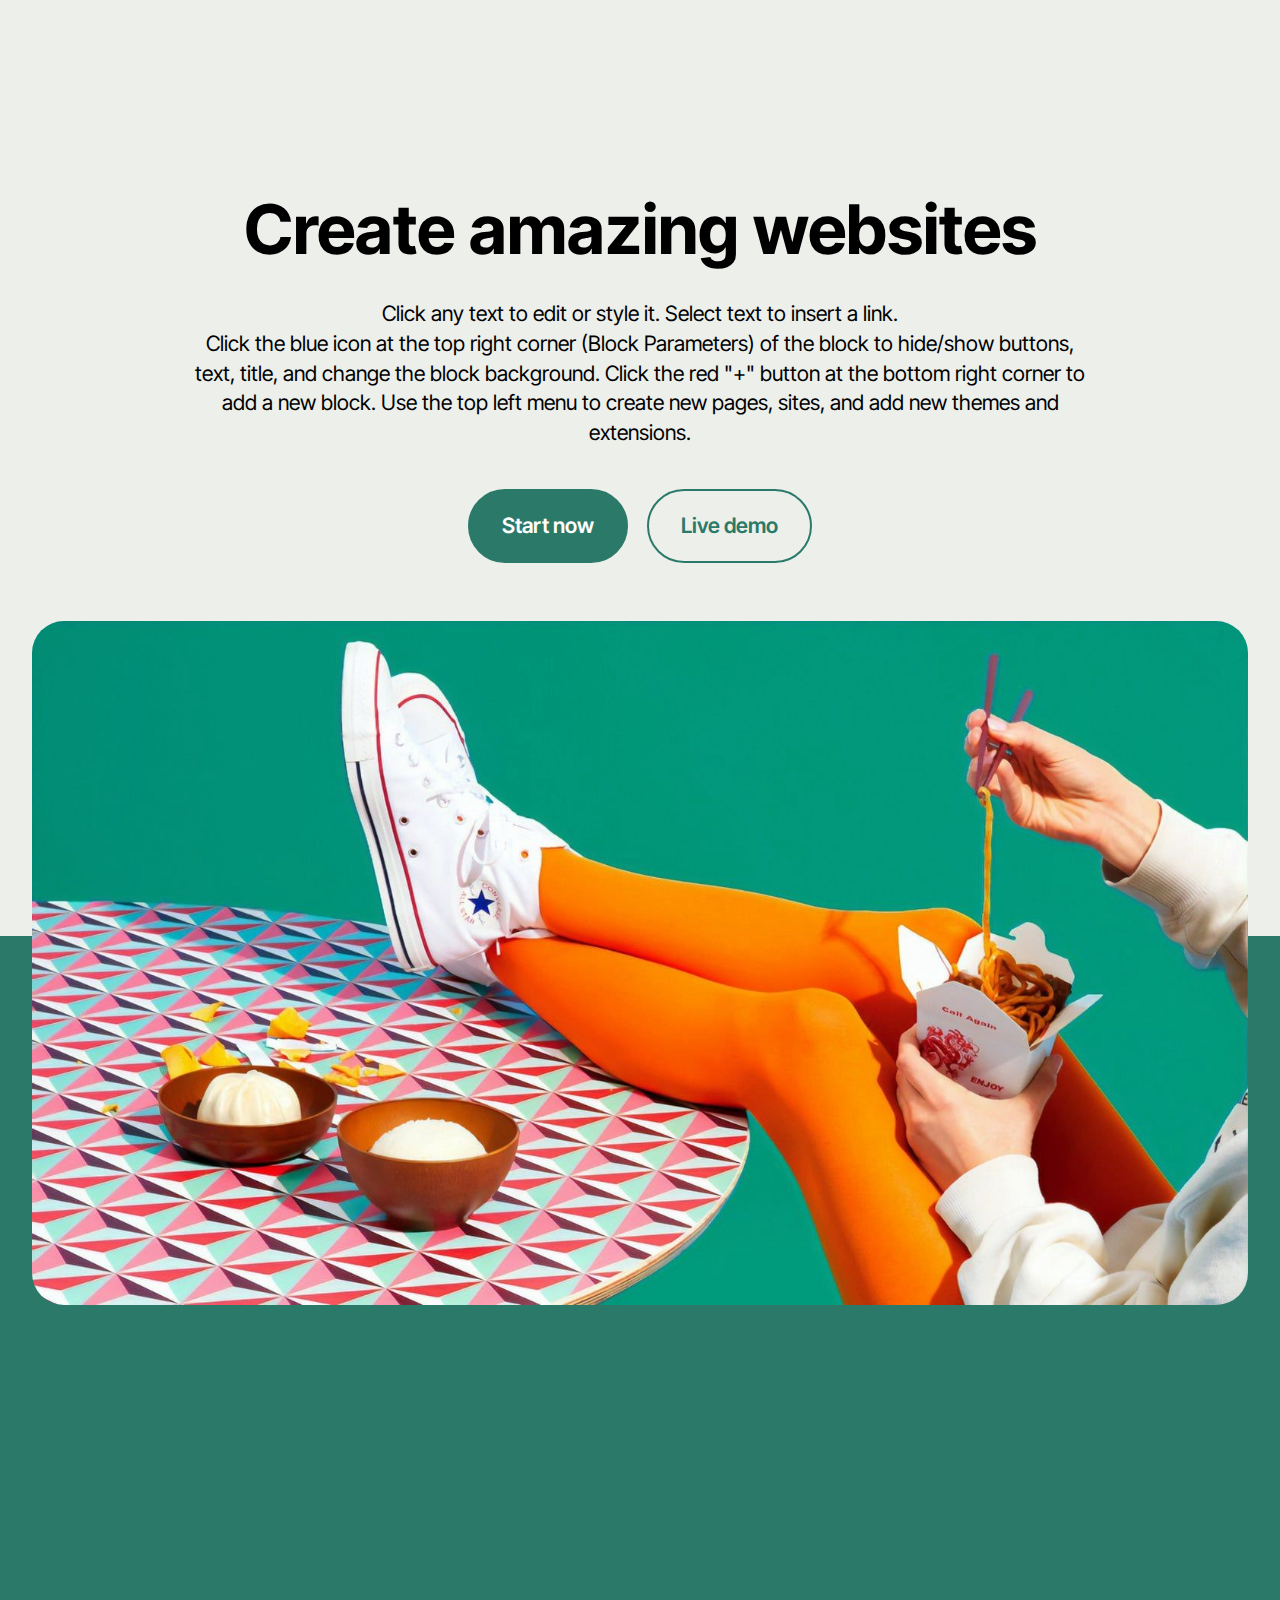
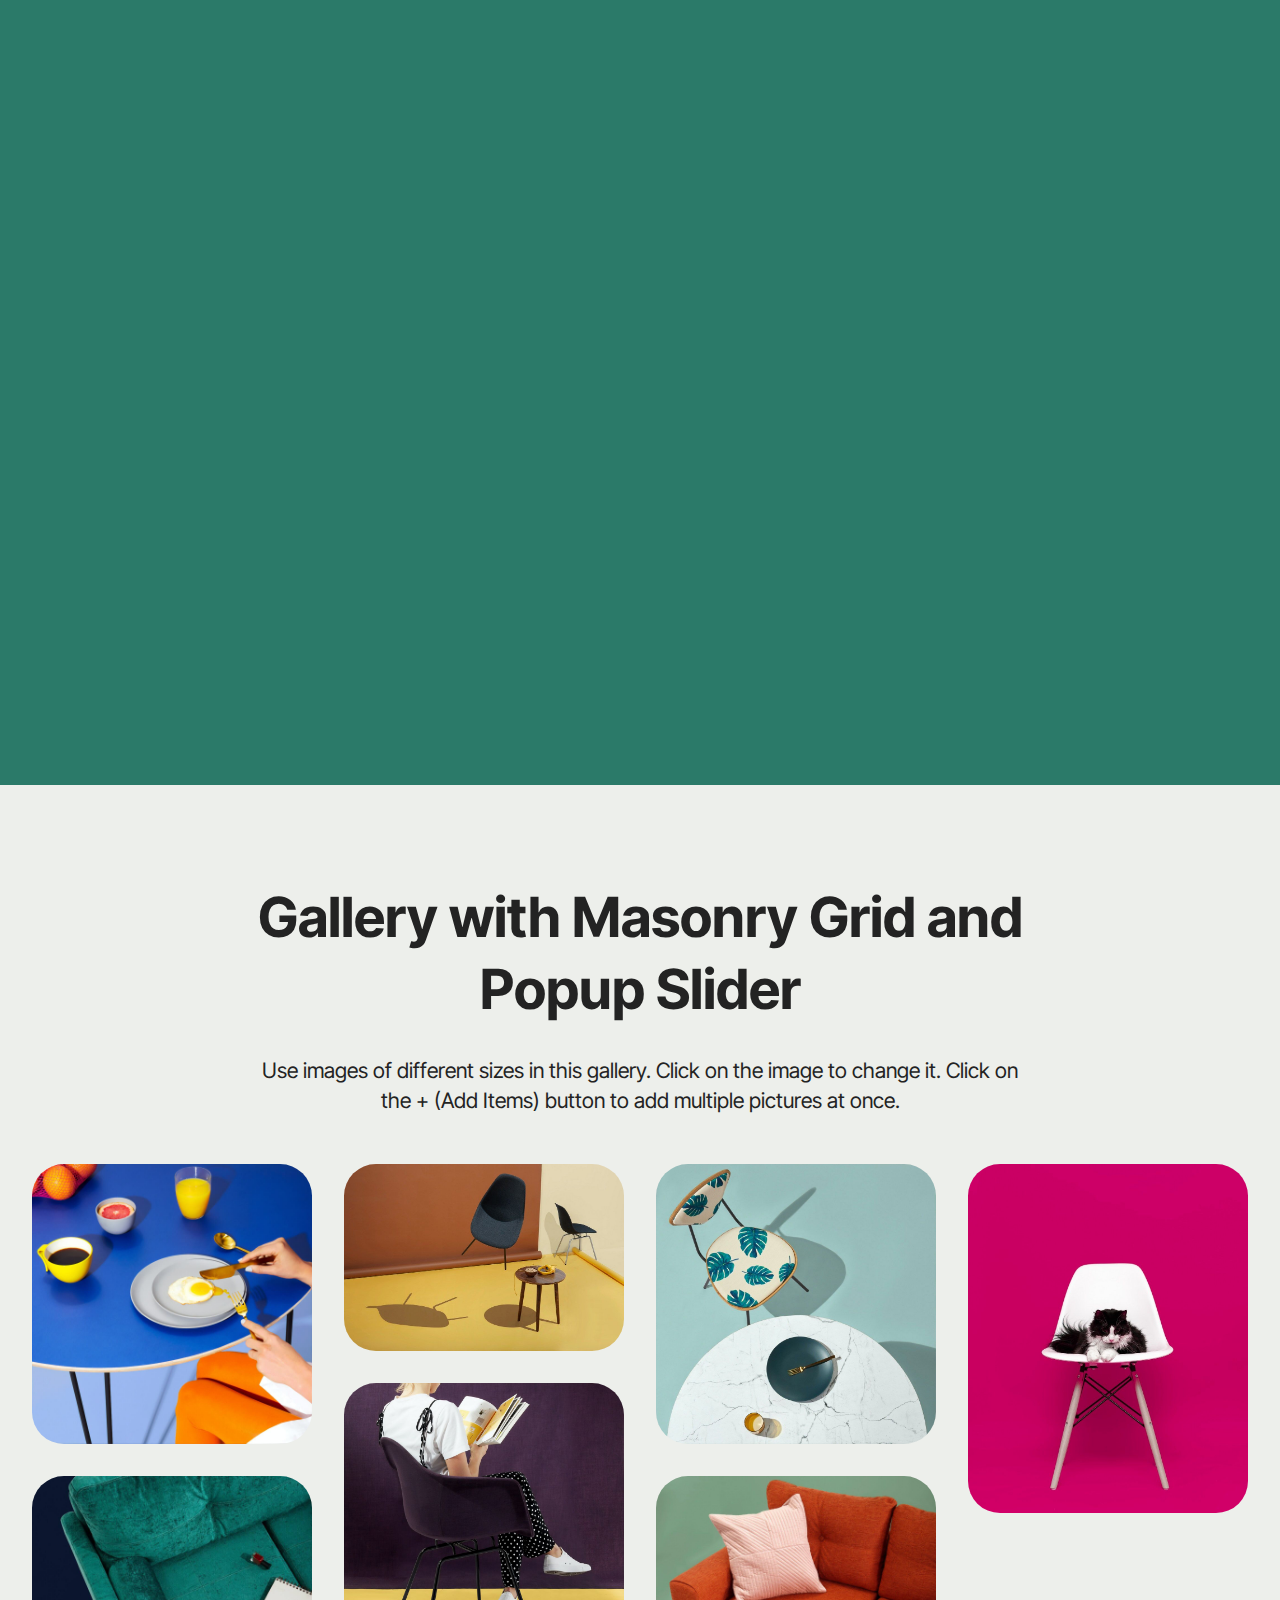
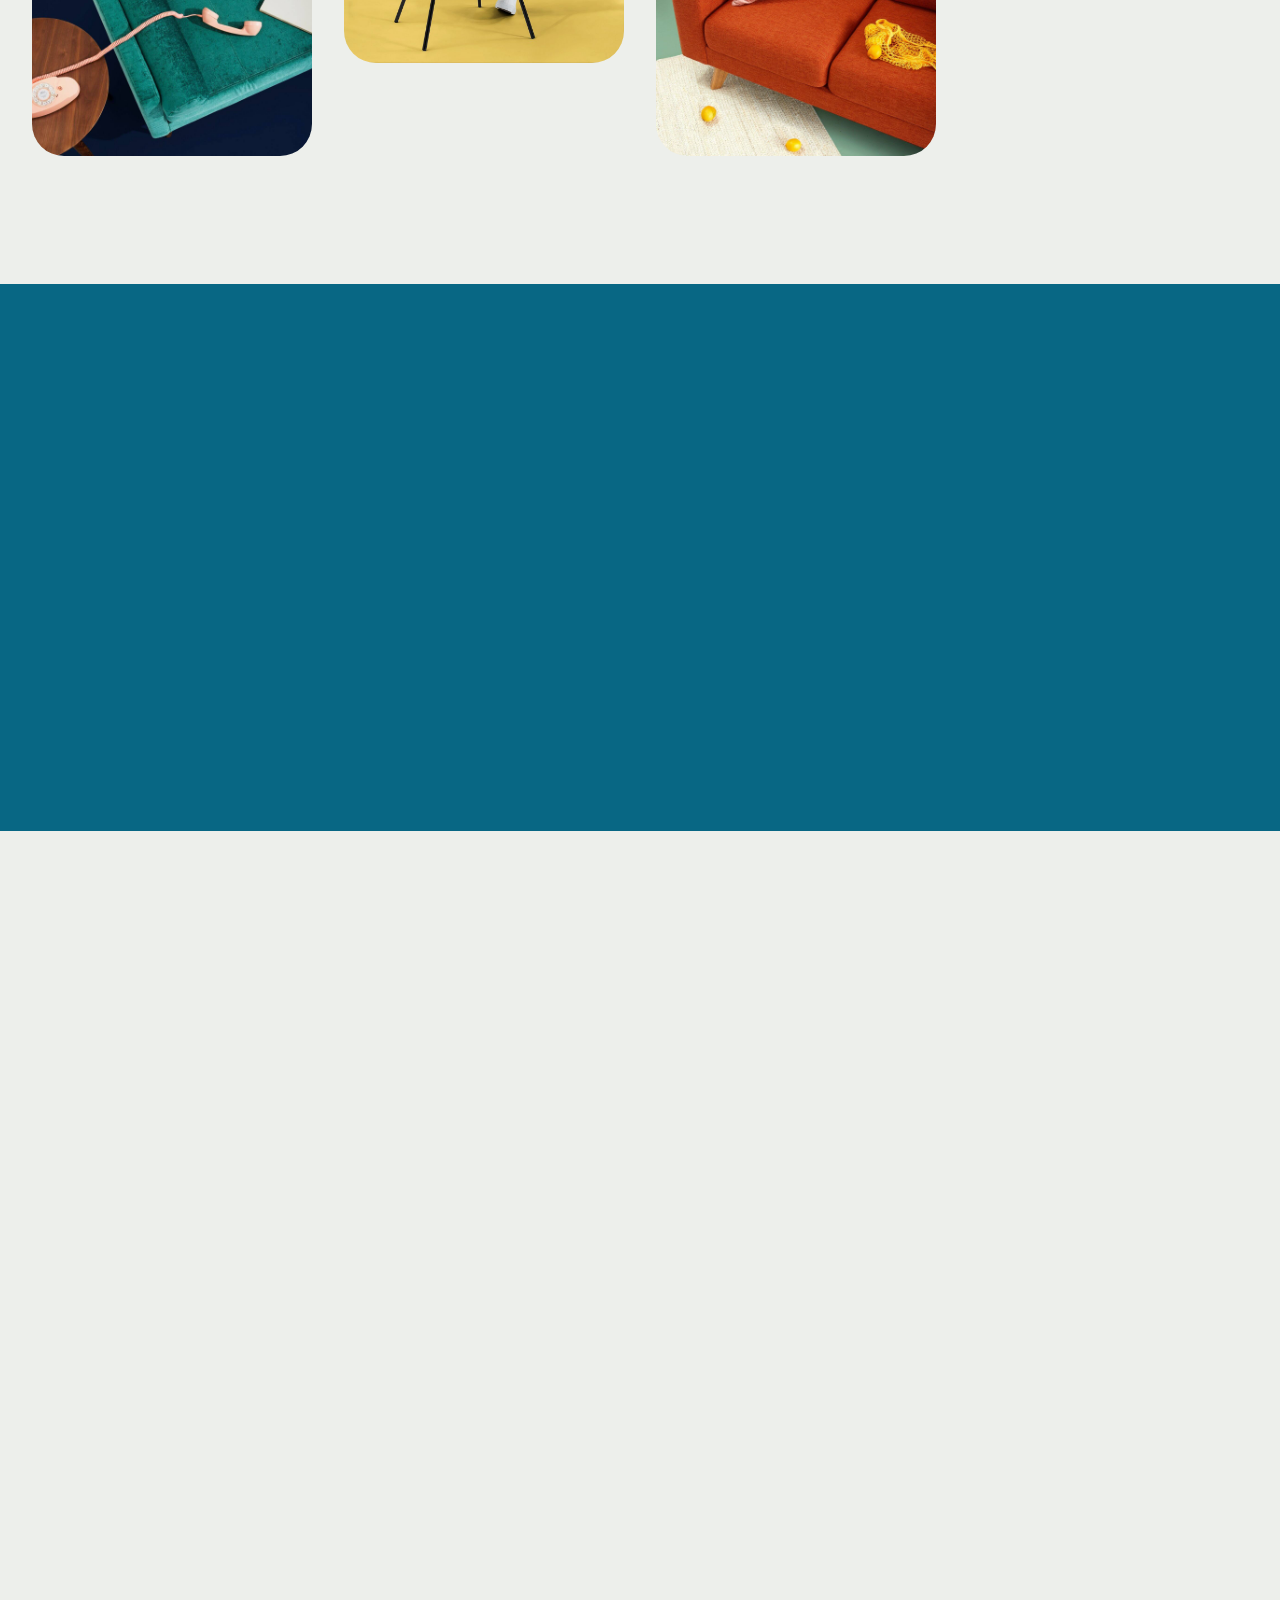
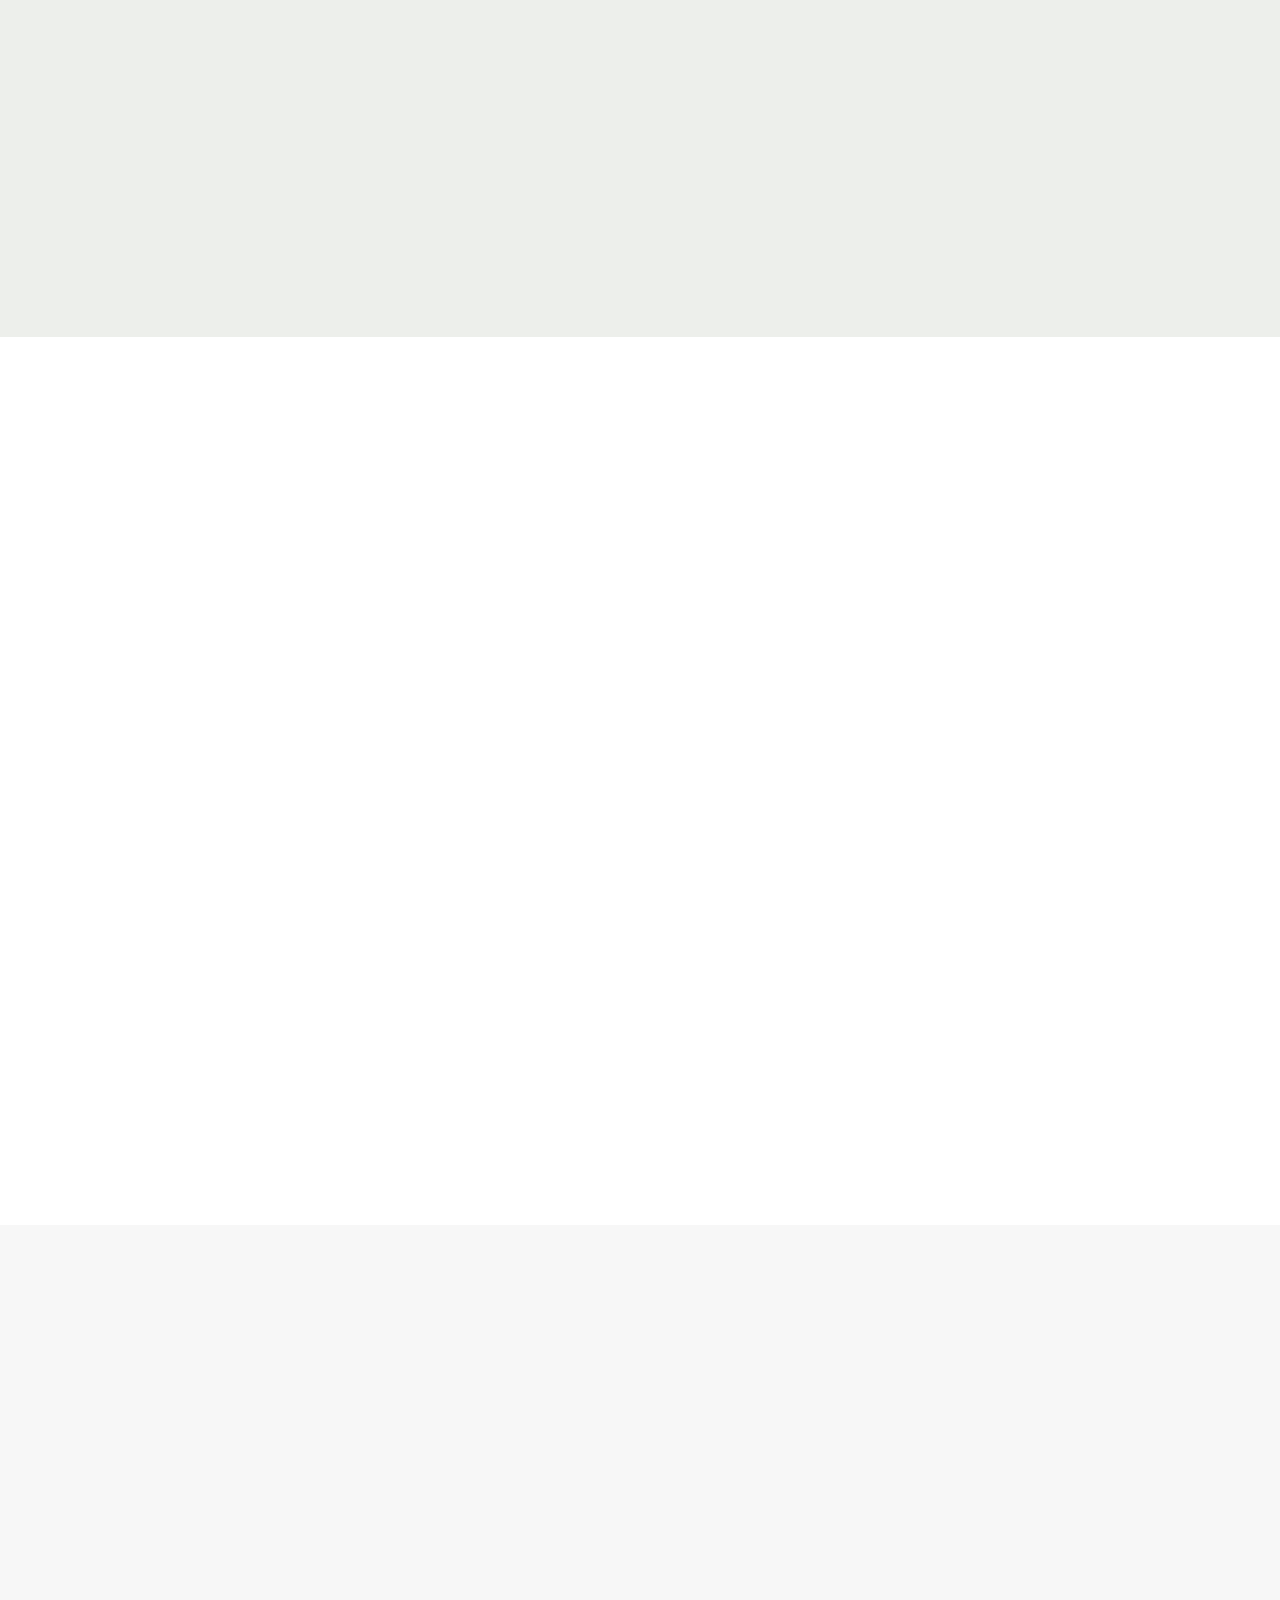
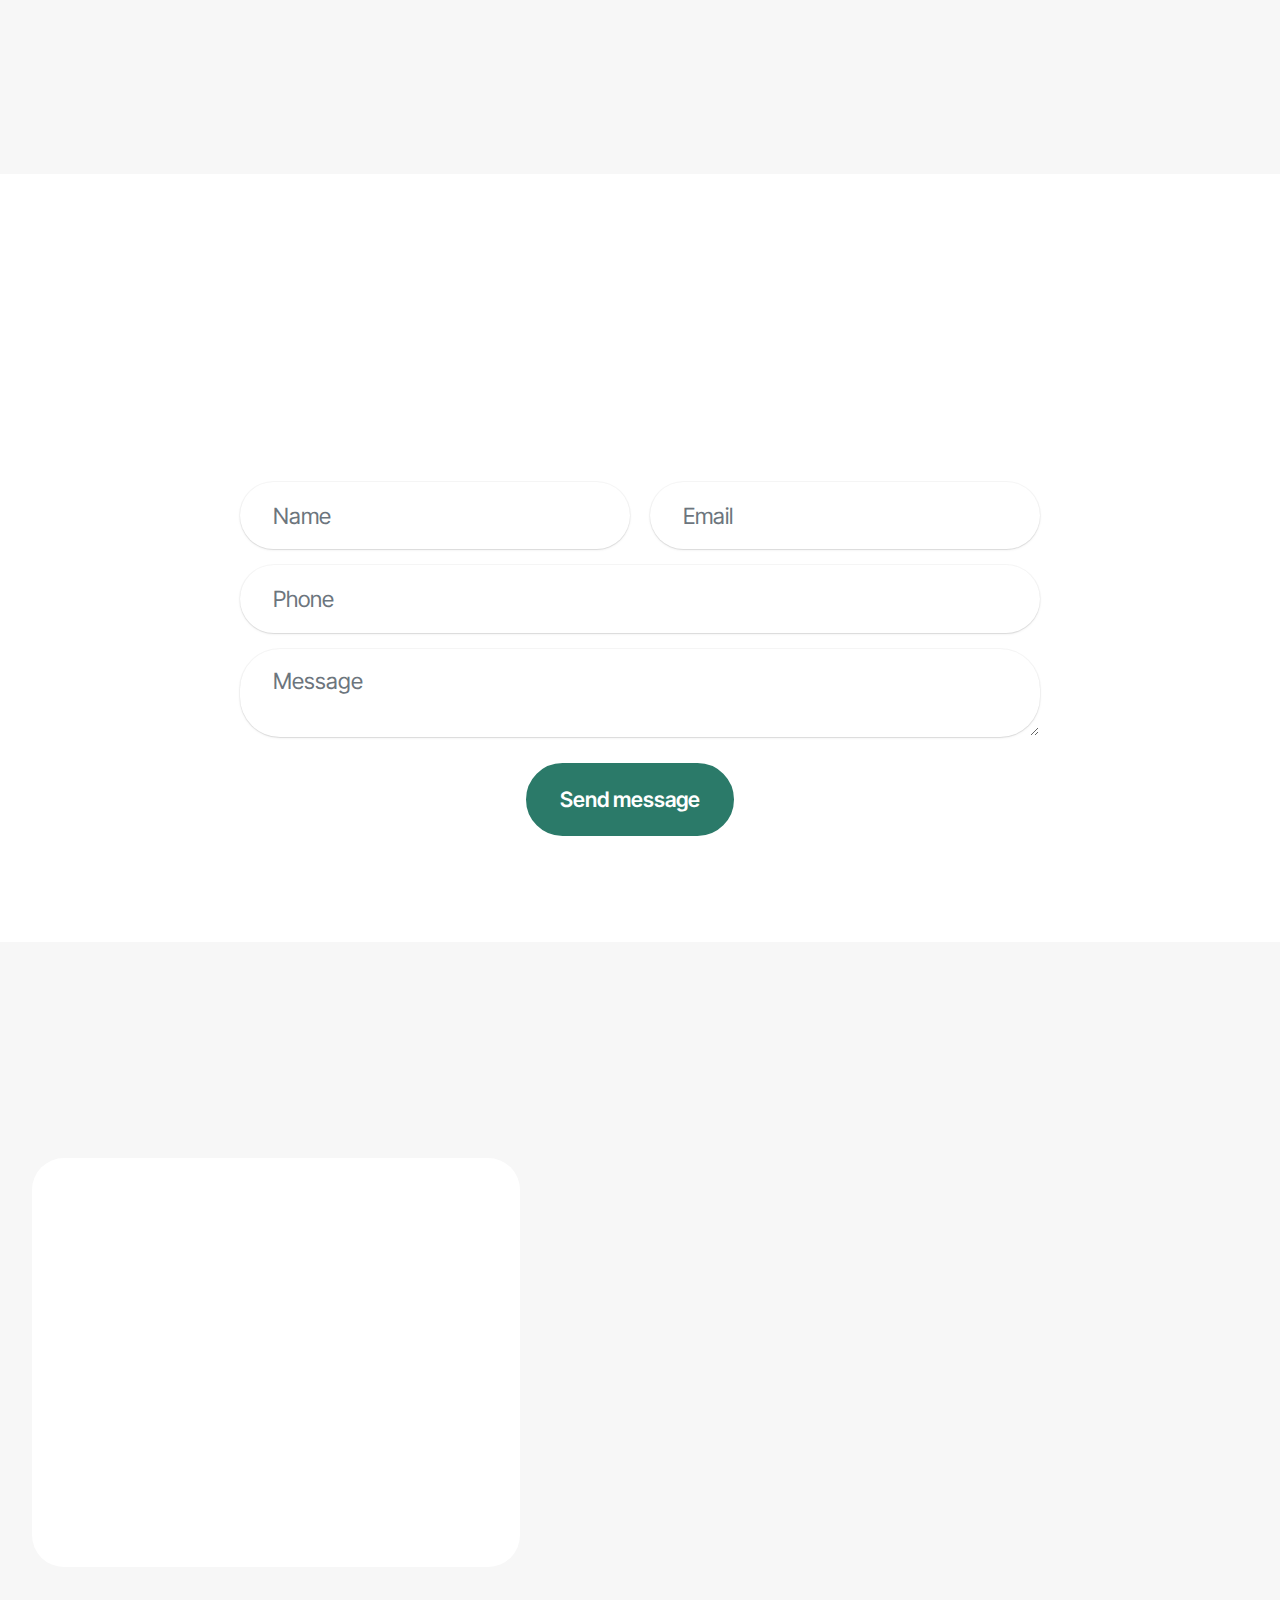
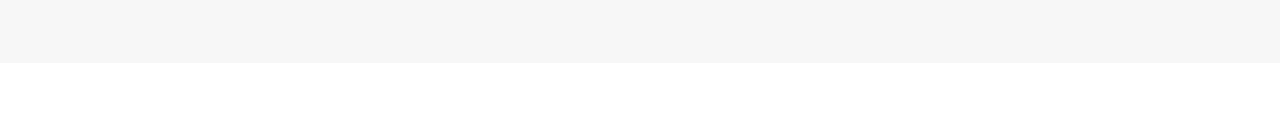
<file: index.html>
<!DOCTYPE html>
<html  >
<head>
  <!-- Site made with Mobirise Website Builder v5.9.11, https://mobirise.com -->
  <meta charset="UTF-8">
  <meta http-equiv="X-UA-Compatible" content="IE=edge">
  <meta name="generator" content="Mobirise v5.9.11, mobirise.com">
  <meta name="viewport" content="width=device-width, initial-scale=1, minimum-scale=1">
  <link rel="shortcut icon" href="assets/images/logo5.png" type="image/x-icon">
  <meta name="description" content="">
  
  
  <title>Home</title>
  <link rel="stylesheet" href="assets/web/assets/mobirise-icons2/mobirise2.css">
  <link rel="stylesheet" href="assets/bootstrap/css/bootstrap.min.css">
  <link rel="stylesheet" href="assets/bootstrap/css/bootstrap-grid.min.css">
  <link rel="stylesheet" href="assets/bootstrap/css/bootstrap-reboot.min.css">
  <link rel="stylesheet" href="assets/animatecss/animate.css">
  <link rel="stylesheet" href="assets/theme/css/style.css">
  <link rel="stylesheet" href="assets/gallery/style.css">
  <link rel="preload" href="https://fonts.googleapis.com/css?family=Inter+Tight:100,200,300,400,500,600,700,800,900,100i,200i,300i,400i,500i,600i,700i,800i,900i&display=swap" as="style" onload="this.onload=null;this.rel='stylesheet'">
  <noscript><link rel="stylesheet" href="https://fonts.googleapis.com/css?family=Inter+Tight:100,200,300,400,500,600,700,800,900,100i,200i,300i,400i,500i,600i,700i,800i,900i&display=swap"></noscript>
  <link rel="preload" as="style" href="assets/mobirise/css/mbr-additional.css"><link rel="stylesheet" href="assets/mobirise/css/mbr-additional.css" type="text/css">

  
  
  
</head>
<body>
  
  <section data-bs-version="5.1" class="header5 cid-tJS6uM4N87" id="header05-1">
	

	
	
	<div class="topbg"></div>
	<div class="align-center container">
		<div class="row justify-content-center">
			<div class="col-md-12 col-lg-9">
				<h1 class="mbr-section-title mbr-fonts-style mb-4 display-1"><strong>Create amazing websites</strong></h1>
				<p class="mbr-text mbr-fonts-style mb-4 display-7">Click any text to edit or style it. Select text to insert a link.
<br>Click the blue icon at the top right corner (Block Parameters) of the block to hide/show buttons, text, title, and change the block background. Click the red "+" button at the bottom right corner to add a new block. Use the top left menu to create new pages, sites, and add new themes and extensions.</p>
				<div class="mbr-section-btn mt-3"><a class="btn btn-primary display-7" href="index.html#form02-6">Start now</a> <a class="btn btn-primary-outline display-7" href="index.html#gallery02-v">Live demo</a></div>
			</div>
		</div>
		<div class="row mt-5 justify-content-center">
			<div class="col-12 col-lg-12">
				<img src="assets/images/11.jpg" alt="Mobirise Website Builder" title="">
			</div>
		</div>
	</div>
</section>

<section data-bs-version="5.1" class="features4 cid-tMlEXTHLbS" id="features04-w">
	
	
	<div class="container">
		<div class="row justify-content-center">
			<div class="col-12 content-head">
				<div class="mbr-section-head mb-5">
					<h4 class="mbr-section-title mbr-fonts-style align-center mb-0 display-2"><strong>Our Services</strong></h4>
					<h5 class="mbr-section-subtitle mbr-fonts-style align-center mb-0 mt-4 display-7">Hover over pictures to add more cards or rearrange them with the Tools panel. Add multiple cards by selecting multiple images. You can set the number of columns in Block Parameters.</h5>
					
				</div>
			</div>
		</div>
		<div class="row">
			<div class="item features-image col-12 col-md-6 col-lg-4">
				<div class="item-wrapper">
					<div class="item-img">
						<img src="assets/images/gallery03.jpg" alt="Mobirise Website Builder">
					</div>
					<div class="item-content">
						<h5 class="item-title mbr-fonts-style display-5">
							<strong>Marketing</strong>
						</h5>
						
						<p class="mbr-text mbr-fonts-style display-7">
							Service Description. You can show/hide the title, subtitle, text, button in the Block Parameters
						</p>
						<div class="mbr-section-btn item-footer"><a href="" class="btn item-btn btn-primary display-7">Learn more</a></div>
					</div>

				</div>
			</div>
			<div class="item features-image col-12 col-md-6 col-lg-4">
				<div class="item-wrapper">
					<div class="item-img">
						<img src="assets/images/gallery05.jpg" alt="Mobirise Website Builder">
					</div>
					<div class="item-content">
						<h5 class="item-title mbr-fonts-style display-5">
							<strong>Promotion</strong>
						</h5>
						
						<p class="mbr-text mbr-fonts-style display-7">
							Service Description. You can show/hide the title, subtitle, text, button in the Block Parameters
						</p>
						<div class="mbr-section-btn item-footer"><a href="" class="btn item-btn btn-primary display-7">Learn more</a></div>
					</div>
				</div>
			</div>
			<div class="item features-image col-12 col-md-6 col-lg-4">
				<div class="item-wrapper">
					<div class="item-img">
						<img src="assets/images/gallery02.jpg" alt="Mobirise Website Builder">
					</div>
					<div class="item-content">
						<h5 class="item-title mbr-fonts-style display-5">
							<strong>Branding</strong>
						</h5>
						
						<p class="mbr-text mbr-fonts-style display-7">
							Service Description. You can show/hide the title, subtitle, text, button in the Block Parameters<br>
						</p>
						<div class="mbr-section-btn item-footer"><a href="" class="btn item-btn btn-primary display-7">Learn more</a></div>
					</div>
				</div>
			</div>
		</div>
	</div>
</section>

<section data-bs-version="5.1" class="gallery1 mbr-gallery cid-tMlDYtQ5fF" id="gallery02-v">
    

    
    

    <div class="container-fluid">
        <div class="row justify-content-center">
            <div class="col-12 content-head">
                <div class="mbr-section-head mb-5">
                    <h3 class="mbr-section-title mbr-fonts-style align-center m-0 display-2"><strong>Gallery with Masonry Grid and Popup Slider</strong></h3>
                    <h4 class="mbr-section-subtitle mbr-fonts-style align-center mb-0 mt-4 display-7">Use images of different sizes in this gallery. Click on the image to change it. Click on the + (Add Items) button to add multiple pictures at once.</h4>
                </div>
            </div>
        </div>
        <div class="row mbr-gallery mbr-masonry" data-masonry="{&quot;percentPosition&quot;: true }">
            <div class="col-12 col-md-6 col-lg-3 item gallery-image">
                <div class="item-wrapper" data-toggle="modal" data-bs-toggle="modal" data-target="#tZ8i9YVCHO-modal" data-bs-target="#tZ8i9YVCHO-modal">
                    <img class="w-100" src="assets/images/gallery03.jpg" alt="Mobirise Website Builder" data-slide-to="0" data-bs-slide-to="0" data-target="#lb-tZ8i9YVCHO" data-bs-target="#lb-tZ8i9YVCHO">
                    <div class="icon-wrapper">
                        <span class="mobi-mbri mobi-mbri-search mbr-iconfont mbr-iconfont-btn"></span>
                    </div>
                </div>
                
            </div>
            <div class="col-12 col-md-6 col-lg-3 item gallery-image">
                <div class="item-wrapper" data-toggle="modal" data-bs-toggle="modal" data-target="#tZ8i9YVCHO-modal" data-bs-target="#tZ8i9YVCHO-modal">
                    <img class="w-100" src="assets/images/gallery13.jpg" alt="Mobirise Website Builder" data-slide-to="1" data-bs-slide-to="1" data-target="#lb-tZ8i9YVCHO" data-bs-target="#lb-tZ8i9YVCHO">
                    <div class="icon-wrapper">
                        <span class="mobi-mbri mobi-mbri-search mbr-iconfont mbr-iconfont-btn"></span>
                    </div>
                </div>
                
            </div>
            <div class="col-12 col-md-6 col-lg-3 item gallery-image">
                <div class="item-wrapper" data-toggle="modal" data-bs-toggle="modal" data-target="#tZ8i9YVCHO-modal" data-bs-target="#tZ8i9YVCHO-modal">
                    <img class="w-100" src="assets/images/gallery10.jpg" alt="Mobirise Website Builder" data-slide-to="2" data-bs-slide-to="2" data-target="#lb-tZ8i9YVCHO" data-bs-target="#lb-tZ8i9YVCHO">
                    <div class="icon-wrapper">
                        <span class="mobi-mbri mobi-mbri-search mbr-iconfont mbr-iconfont-btn"></span>
                    </div>
                </div>
                
            </div>
            <div class="col-12 col-md-6 col-lg-3 item gallery-image">
                <div class="item-wrapper" data-toggle="modal" data-bs-toggle="modal" data-target="#tZ8i9YVCHO-modal" data-bs-target="#tZ8i9YVCHO-modal">
                    <img class="w-100" src="assets/images/gallery08.jpg" alt="Mobirise Website Builder" data-slide-to="3" data-bs-slide-to="3" data-target="#lb-tZ8i9YVCHO" data-bs-target="#lb-tZ8i9YVCHO">
                    <div class="icon-wrapper">
                        <span class="mobi-mbri mobi-mbri-search mbr-iconfont mbr-iconfont-btn"></span>
                    </div>
                </div>
                
            </div>
            <div class="col-12 col-md-6 col-lg-3 item gallery-image">
                <div class="item-wrapper" data-toggle="modal" data-bs-toggle="modal" data-target="#tZ8i9YVCHO-modal" data-bs-target="#tZ8i9YVCHO-modal">
                    <img class="w-100" src="assets/images/gallery06.jpg" alt="Mobirise Website Builder" data-slide-to="4" data-bs-slide-to="4" data-target="#lb-tZ8i9YVCHO" data-bs-target="#lb-tZ8i9YVCHO">
                    <div class="icon-wrapper">
                        <span class="mobi-mbri mobi-mbri-search mbr-iconfont mbr-iconfont-btn"></span>
                    </div>
                </div>
                
            </div>
            <div class="col-12 col-md-6 col-lg-3 item gallery-image">
                <div class="item-wrapper" data-toggle="modal" data-bs-toggle="modal" data-target="#tZ8i9YVCHO-modal" data-bs-target="#tZ8i9YVCHO-modal">
                    <img class="w-100" src="assets/images/gallery02.jpg" alt="Mobirise Website Builder" data-slide-to="5" data-bs-slide-to="5" data-target="#lb-tZ8i9YVCHO" data-bs-target="#lb-tZ8i9YVCHO">
                    <div class="icon-wrapper">
                        <span class="mobi-mbri mobi-mbri-search mbr-iconfont mbr-iconfont-btn"></span>
                    </div>
                </div>
                
            </div>
            <div class="col-12 col-md-6 col-lg-3 item gallery-image">
                <div class="item-wrapper" data-toggle="modal" data-bs-toggle="modal" data-target="#tZ8i9YVCHO-modal" data-bs-target="#tZ8i9YVCHO-modal">
                    <img class="w-100" src="assets/images/gallery01.jpg" alt="Mobirise Website Builder" data-slide-to="6" data-bs-slide-to="6" data-target="#lb-tZ8i9YVCHO" data-bs-target="#lb-tZ8i9YVCHO">
                    <div class="icon-wrapper">
                        <span class="mobi-mbri mobi-mbri-search mbr-iconfont mbr-iconfont-btn"></span>
                    </div>
                </div>
                
            </div>
        </div>

        <div class="modal mbr-slider" tabindex="-1" role="dialog" aria-hidden="true" id="tZ8i9YVCHO-modal">
            <div class="modal-dialog" role="document">
                <div class="modal-content">
                    <div class="modal-body">
                        <div class="carousel slide" id="lb-tZ8i9YVCHO" data-interval="5000" data-bs-interval="5000">
                            <div class="carousel-inner">
                                <div class="carousel-item active">
                                    <img class="d-block w-100" src="assets/images/gallery03.jpg" alt="Mobirise Website Builder">
                                </div>
                                <div class="carousel-item">
                                    <img class="d-block w-100" src="assets/images/gallery13.jpg" alt="Mobirise Website Builder">
                                </div>
                                <div class="carousel-item">
                                    <img class="d-block w-100" src="assets/images/gallery10.jpg" alt="Mobirise Website Builder">
                                </div>
                                <div class="carousel-item">
                                    <img class="d-block w-100" src="assets/images/gallery08.jpg" alt="Mobirise Website Builder">
                                </div>
                                <div class="carousel-item">
                                    <img class="d-block w-100" src="assets/images/gallery06.jpg" alt="Mobirise Website Builder">
                                </div>
                                <div class="carousel-item">
                                    <img class="d-block w-100" src="assets/images/gallery02.jpg" alt="Mobirise Website Builder">
                                </div>
                                <div class="carousel-item">
                                    <img class="d-block w-100" src="assets/images/gallery01.jpg" alt="Mobirise Website Builder">
                                </div>
                            </div>
                            <ol class="carousel-indicators">
                                <li data-slide-to="0" data-bs-slide-to="0" class="active" data-target="#lb-tZ8i9YVCHO" data-bs-target="#lb-tZ8i9YVCHO"></li>
                                <li data-slide-to="1" data-bs-slide-to="1" data-target="#lb-tZ8i9YVCHO" data-bs-target="#lb-tZ8i9YVCHO"></li>
                                <li data-slide-to="2" data-bs-slide-to="2" data-target="#lb-tZ8i9YVCHO" data-bs-target="#lb-tZ8i9YVCHO"></li>
                                <li data-slide-to="3" data-bs-slide-to="3" data-target="#lb-tZ8i9YVCHO" data-bs-target="#lb-tZ8i9YVCHO"></li>
                                <li data-slide-to="4" data-bs-slide-to="4" data-target="#lb-tZ8i9YVCHO" data-bs-target="#lb-tZ8i9YVCHO"></li>
                                <li data-slide-to="5" data-bs-slide-to="5" data-target="#lb-tZ8i9YVCHO" data-bs-target="#lb-tZ8i9YVCHO"></li>
                                <li data-slide-to="6" data-bs-slide-to="6" data-target="#lb-tZ8i9YVCHO" data-bs-target="#lb-tZ8i9YVCHO"></li>
                            </ol>
                            <a role="button" href="" class="close" data-dismiss="modal" data-bs-dismiss="modal" aria-label="Close">
                            </a>
                            <a class="carousel-control-prev carousel-control" role="button" data-slide="prev" data-bs-slide="prev" href="#lb-tZ8i9YVCHO">
                                <span class="mobi-mbri mobi-mbri-arrow-prev" aria-hidden="true"></span>
                                <span class="sr-only visually-hidden">Previous</span>
                            </a>
                            <a class="carousel-control-next carousel-control" role="button" data-slide="next" data-bs-slide="next" href="#lb-tZ8i9YVCHO">
                                <span class="mobi-mbri mobi-mbri-arrow-next" aria-hidden="true"></span>
                                <span class="sr-only visually-hidden">Next</span>
                            </a>
                        </div>
                    </div>
                </div>
            </div>
        </div>
    </div>
</section>

<section data-bs-version="5.1" class="header09 cid-tLAX5BnXkJ" id="header09-q">
	
	
	<div class="container">
		<div class="row">
			<div class="content-wrap col-12 col-md-8">
				<h1 class="mbr-section-title mbr-fonts-style mbr-white mb-4 display-1"><strong>Unlock boundless possibilities</strong></h1>
				
				<p class="mbr-fonts-style mbr-text mbr-white mb-4 display-7">
					Mobirise Free Website Maker is perfect for non-techies and great for pro-coders for fast prototyping and small customers' projects.
				</p>
				<div class="mbr-section-btn"><a class="btn btn-white-outline display-7" href="https://mobiri.se">Learn more</a></div>
			</div>
		</div>
	</div>
</section>

<section data-bs-version="5.1" class="header7 cid-tLeaLmEeFr" id="header07-h">
  

  
  
  
  <div class="align-center container">
    <div class="row justify-content-center">
      <div class="col-md-12 col-lg-9 mb-5">
        <h1 class="mbr-section-title mbr-fonts-style display-1"><strong>Block with video</strong>
        </h1>
        <p class="mbr-text mbr-fonts-style mt-4 display-7">
          Click on the media content to replace it. In some blocks, you can change media content via Block Parameters.
        </p>
        
      </div>
    </div>

    <div class="row justify-content-center">
      <div class="mbr-figure col-12 col-md-12"><iframe class="mbr-embedded-video" src="https://www.youtube.com/embed/sGpPgQeEyOc?rel=0&amp;amp;mute=1&amp;showinfo=0&amp;autoplay=1&amp;loop=1&amp;playlist=sGpPgQeEyOc" width="1280" height="720" frameborder="0" allowfullscreen></iframe></div>
    </div>
  </div>
</section>

<section data-bs-version="5.1" class="header1 cid-tJS9vXDdRK" id="header01-7">
	

	
	

	<div class="container">
		<div class="row justify-content-center">
			<div class="col-12 col-md-12 col-lg-7 image-wrapper">
				<img class="w-100" src="assets/images/gallery01.jpg" alt="Mobirise Website Builder">
			</div>
			<div class="col-12 col-lg col-md-12">
				<div class="text-wrapper align-left">
					<h1 class="mbr-section-title mbr-fonts-style mb-4 display-2"><strong>About us</strong></h1>
					<p class="mbr-text mbr-fonts-style mb-4 display-7">
						Most blocks can be used with various types of backgrounds: color, pictures, or videos. It can be set in Block Parameters.&nbsp;You can show/hide the title, subtitle, text, button in the Block Parameters (blue gear icon at the top right corner of the block).&nbsp;</p>
					<div class="mbr-section-btn mt-3"><a class="btn btn-primary display-7" href="https://mobiri.se">Start now</a></div>
				</div>
			</div>
		</div>
	</div>
</section>

<section data-bs-version="5.1" class="features15 cid-tLek7gQhG7" id="features015-m">
	

	
	
	<div class="container">
		<div class="mbr-section-head mb-5">
			<h4 class="mbr-section-title mbr-fonts-style align-center mb-0 display-2">
			  <strong>Why us?</strong></h4>
			
		  </div>
		<div class="row justify-content-center">
			<div class="item features-without-image col-12 col-lg-4">
				<div class="item-wrapper">
					<div class="img-wrapper">
						<img src="assets/images/shop1.jpg" alt="Mobirise Website Builder">
					</div>
					<div class="card-box">
						<h4 class="card-title mbr-fonts-style mb-3 display-5">
							<strong>Free</strong></h4>
						<h5 class="card-text mbr-fonts-style display-7">
							Mobirise is a free website builder. Mobirise is a free website builder. Mobirise is a free website builder.</h5>
					</div>
				</div>
			</div>
			<div class="item features-without-image col-12 col-lg-4">
				<div class="item-wrapper">
					<div class="img-wrapper">
						<img src="assets/images/shop2.jpg" alt="Mobirise Website Builder">
					</div>
					<div class="card-box">
						<h4 class="card-title mbr-fonts-style mb-3 display-5">
							<strong>Easy</strong></h4>
						<h5 class="card-text mbr-fonts-style display-7">
							Create landing pages with ease. Create landing pages with ease. Create landing pages with ease.<br><br></h5>
					</div>
				</div>
			</div>
			<div class="item features-without-image col-12 col-lg-4">
				<div class="item-wrapper">
					<div class="img-wrapper">
						<img src="assets/images/shop3.jpg" alt="Mobirise Website Builder">
					</div>
					<div class="card-box">
						<h4 class="card-title mbr-fonts-style mb-3 display-5">
							<strong>Beautiful</strong></h4>
						<h5 class="card-text mbr-fonts-style display-7">
							Build a website with Mobirise. Build a web page with Mobirise. Create a website with Mobirise.</h5>
					</div>
				</div>
			</div>
		</div>
	</div>
</section>

<section data-bs-version="5.1" class="form5 cid-tJS9pBcTSa" id="form02-6">
    
    
    <div class="container">
        <div class="mbr-section-head mb-5">
            <h3 class="mbr-section-title mbr-fonts-style align-center mb-0 display-2">
                <strong>Contact Form</strong></h3>
            <h4 class="mbr-section-subtitle mbr-fonts-style align-center mb-0 mt-4 display-7">To change your notification email, click on any form field below.
<div>The number of submissions is limited to 10 per day without the Form Builder.</div></h4>
        </div>
        <div class="row justify-content-center mt-4">
            <div class="col-lg-8 mx-auto mbr-form" data-form-type="formoid">
                <form action="https://mobirise.eu/" method="POST" class="mbr-form form-with-styler" data-form-title="Form Name"><input type="hidden" name="email" data-form-email="true" value="39TFOb9Z0zljhFSQ8XPo3RUQlWZTbwse2vYNx19jgvf30hNd0M67/XE+gZEU8Bz+cMBiyDD2NOsg+kjEa5m0rX7Fxm5MqtjrE/Hsvtl2m5PURYVi3YDPq4qYHYS2YciL">
                    <div class="row">
                        <div hidden="hidden" data-form-alert="" class="alert alert-success col-12">Thanks for filling out the form!</div>
                        <div hidden="hidden" data-form-alert-danger="" class="alert alert-danger col-12">
                            Oops...! some problem!
                        </div>
                    </div>
                    <div class="dragArea row">
                        <div class="col-md col-sm-12 form-group mb-3" data-for="name">
                            <input type="text" name="name" placeholder="Name" data-form-field="name" class="form-control" value="" id="name-form02-6">
                        </div>
                        <div class="col-md col-sm-12 form-group mb-3" data-for="email">
                            <input type="email" name="email" placeholder="Email" data-form-field="email" class="form-control" value="" id="email-form02-6">
                        </div>
                        <div class="col-12 form-group mb-3" data-for="phone">
                            <input type="tel" name="phone" placeholder="Phone" data-form-field="phone" class="form-control" value="" id="phone-form02-6">
                        </div>
                        <div class="col-12 form-group mb-3" data-for="textarea">
                            <textarea name="textarea" placeholder="Message" data-form-field="textarea" class="form-control" id="textarea-form02-6"></textarea>
                        </div>
                        <div class="col-lg-12 col-md-12 col-sm-12 align-center mbr-section-btn">
                            <button type="submit" class="btn btn-primary display-7">Send message</button>
                        </div>
                    </div>
                </form>
            </div>
        </div>
    </div>
</section>

<section data-bs-version="5.1" class="contacts2 map1 cid-tLdYHD757A" id="contacts02-9">

    

    
    <div class="container">
        <div class="mbr-section-head mb-5">
            <h3 class="mbr-section-title mbr-fonts-style align-center mb-0 display-2">
                <strong>Contacts</strong>
            </h3>
            
        </div>
        <div class="row justify-content-center mt-4">
            <div class="card col-12 col-md-5">
                <div class="card-wrapper">
                    <div class="text-wrapper">
                        <h5 class="cardTitle mbr-fonts-style mb-2 display-5">
                        <strong>Get in touch</strong></h5>
                    <ul class="list mbr-fonts-style display-7">
                        <li class="mbr-text item-wrap"><span style="font-size: 1.4rem;">Phone: </span><a href="tel:+12345678910" class="text-primary" style="font-size: 1.4rem;">0 (800) 123 45 67</a><br></li>
                        <li class="mbr-text item-wrap">WhatsApp: <a href="https://wa.me/12345678910" class="text-primary">0 (800) 123 45 67</a></li>
                        <li class="mbr-text item-wrap">Email: <a href="mailto:info@site.com" class="text-primary">info@site.com</a></li><li class="mbr-text item-wrap"><br></li>
                        <li class="mbr-text item-wrap">Address: </li><li class="mbr-text item-wrap">350 5th Ave, New York, NY 10118</li><li class="mbr-text item-wrap"><span style="font-size: 1.4rem;">Working hours:</span><br></li><li class="mbr-text item-wrap">9:00AM - 6:00PM</li>
                    </ul>
                    </div>
                </div>
            </div>
            <div class="map-wrapper col-12 col-md-7">
                <div class="google-map"><iframe frameborder="0" style="border:0" src="https://www.google.com/maps/embed?pb=!1m14!1m8!1m3!1d6045.3003145248895!2d-73.9884657!3d40.7477229!3m2!1i1024!2i768!4f13.1!3m3!1m2!1s0x89c259a9ac1f1b85%3A0x7e33d1c0e7af3be4!2zMzUwIDV0aCBBdmUsIE5ldyBZb3JrLCBOWSAxMDExOCwg0KHQqNCQ!5e0!3m2!1sru!2sru!4v1689597362021!5m2!1sen!2sen" allowfullscreen=""></iframe></div>
            </div>
        </div>
    </div>
</section><section class="display-7" style="padding: 0;align-items: center;justify-content: center;flex-wrap: wrap;    align-content: center;display: flex;position: relative;height: 4rem;"><a href="https://mobiri.se/3125738" style="flex: 1 1;height: 4rem;position: absolute;width: 100%;z-index: 1;"><img alt="" style="height: 4rem;" src="[data-uri]"></a><p style="margin: 0;text-align: center;" class="display-7">&#8204;</p><a style="z-index:1" href="https://mobirise.com/drag-drop-website-builder.html">Drag and Drop Website Builder</a></section><script src="assets/bootstrap/js/bootstrap.bundle.min.js"></script>  <script src="assets/smoothscroll/smooth-scroll.js"></script>  <script src="assets/ytplayer/index.js"></script>  <script src="assets/masonry/masonry.pkgd.min.js"></script>  <script src="assets/imagesloaded/imagesloaded.pkgd.min.js"></script>  <script src="assets/theme/js/script.js"></script>  <script src="assets/gallery/player.min.js"></script>  <script src="assets/gallery/script.js"></script>  <script src="assets/formoid/formoid.min.js"></script>  
  
  
  <input name="animation" type="hidden">
  </body>
</html>
</file>
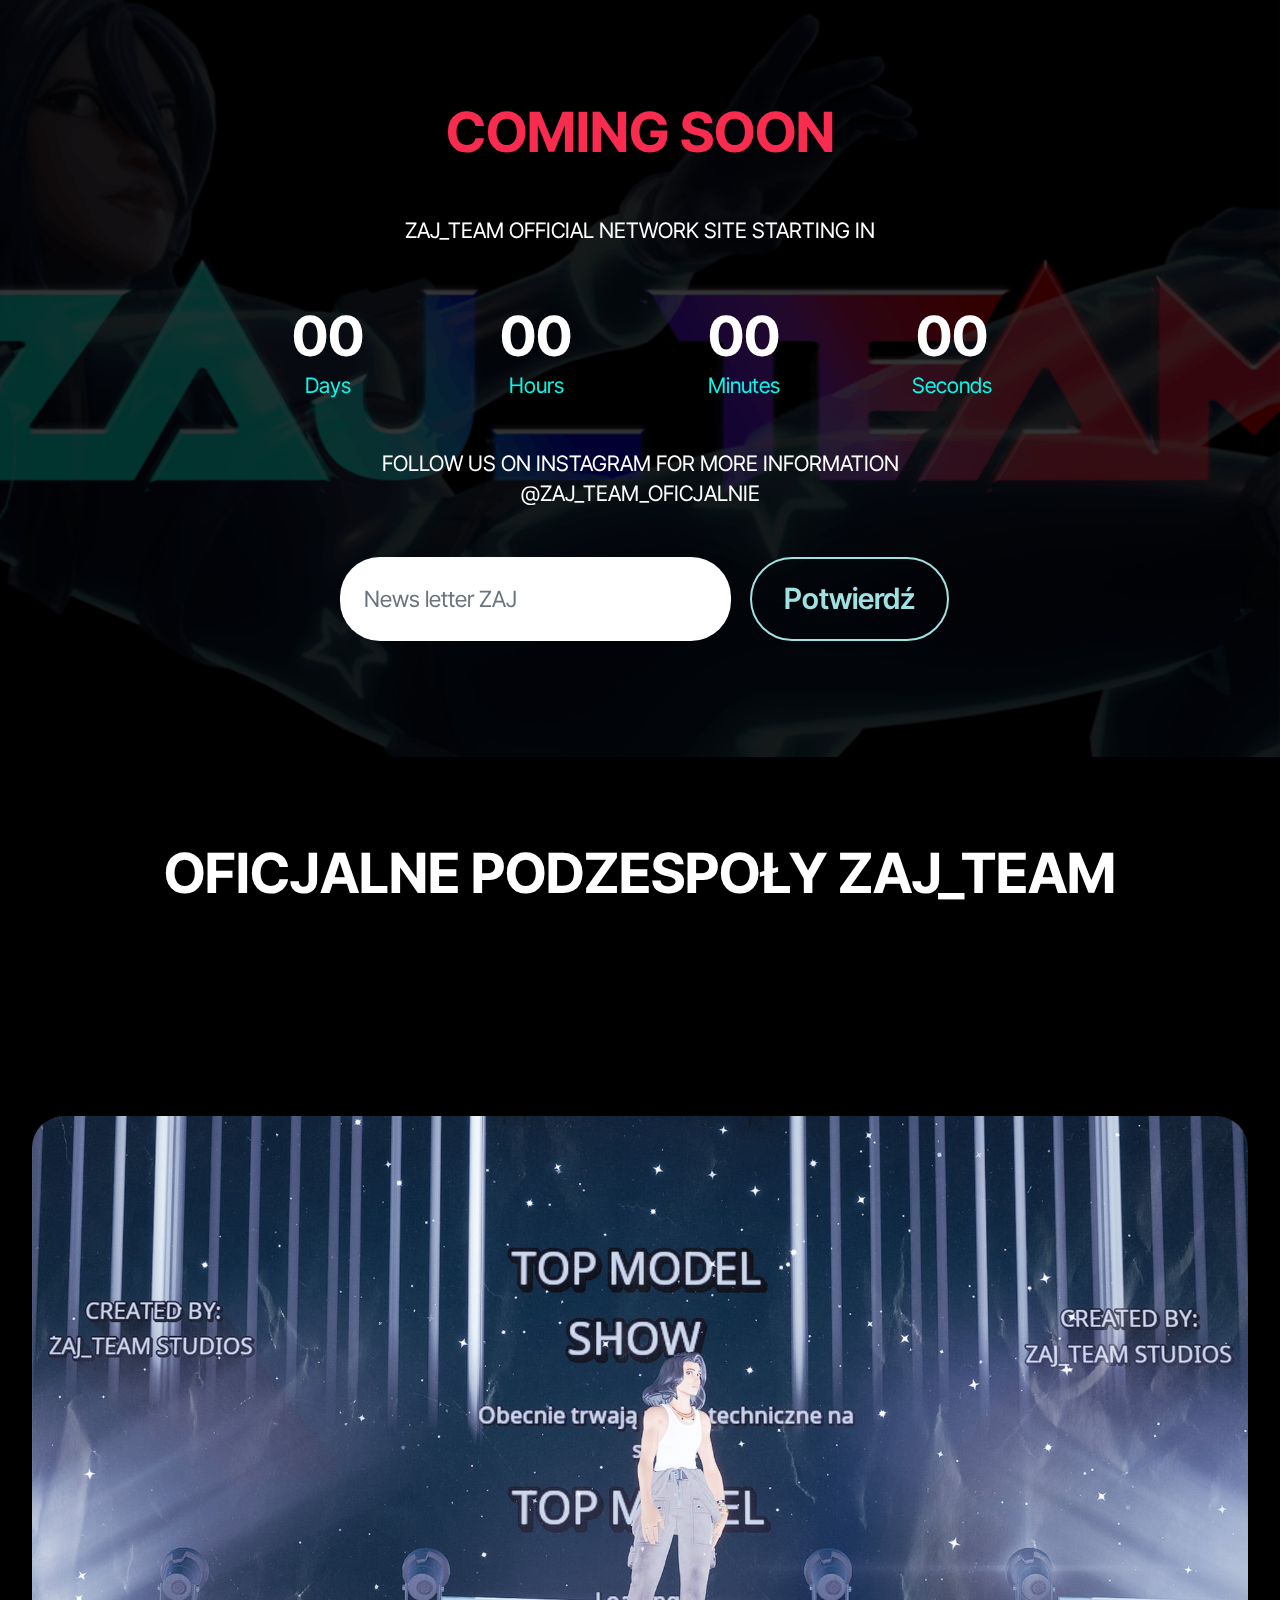
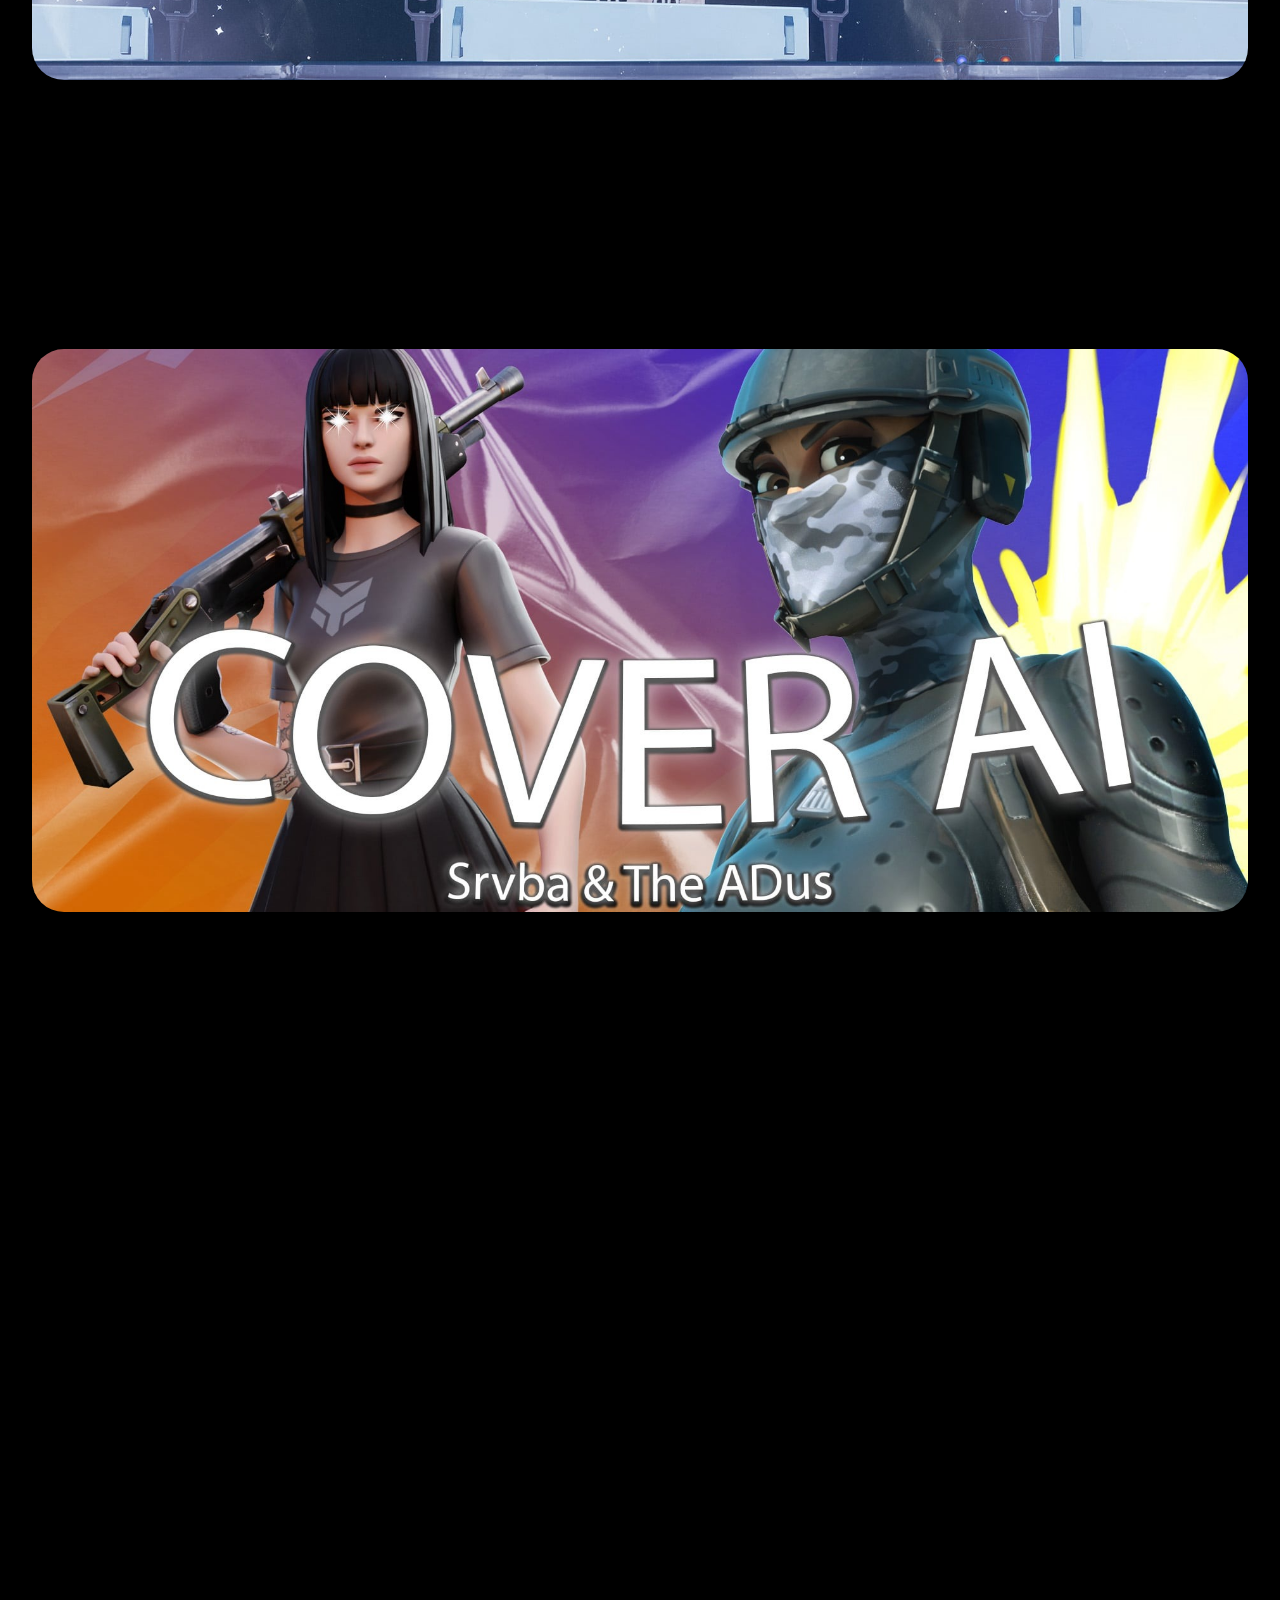
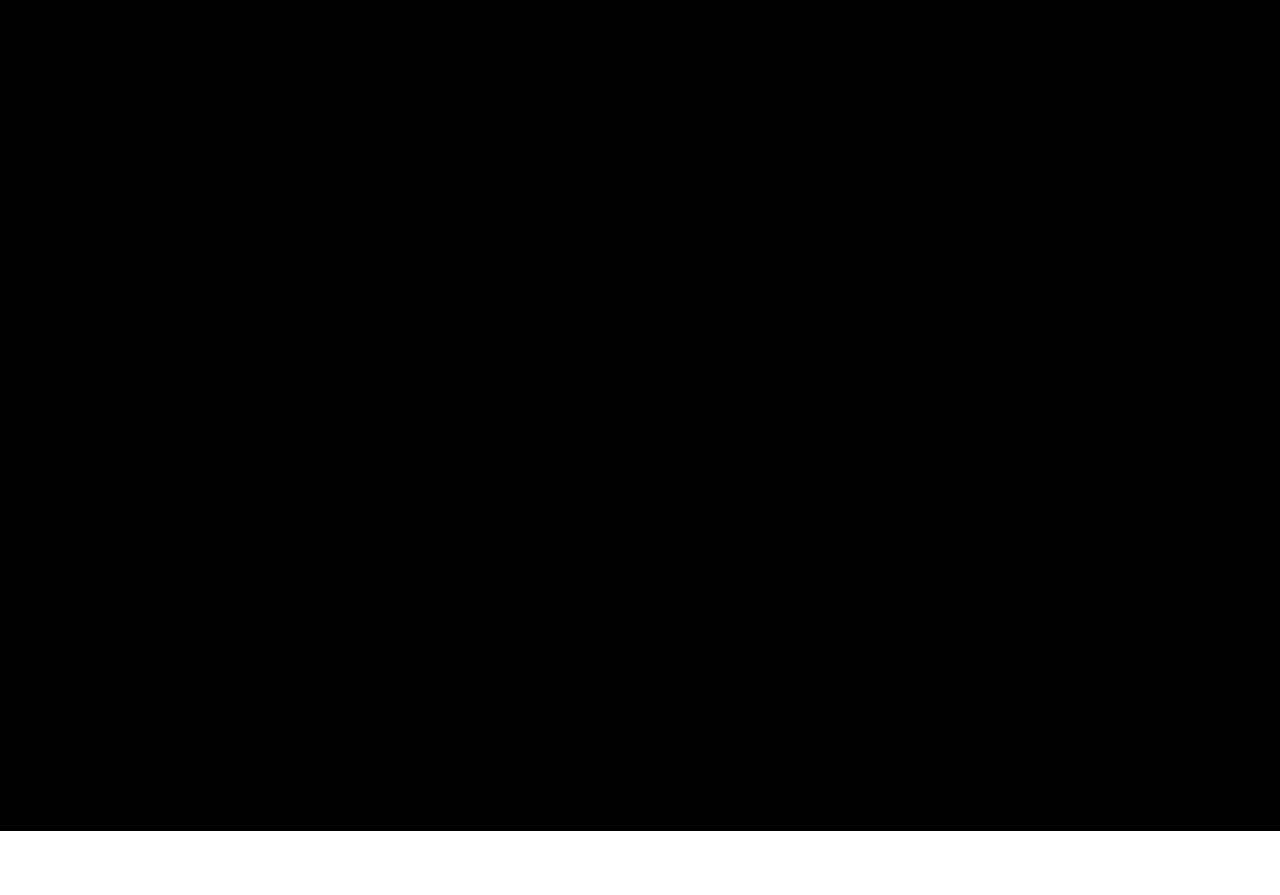
<file: page1.html>
<!DOCTYPE html>
<html  >
<head>
  <!-- Site made with Mobirise Website Builder v5.9.11, https://mobirise.com -->
  <meta charset="UTF-8">
  <meta http-equiv="X-UA-Compatible" content="IE=edge">
  <meta name="generator" content="Mobirise v5.9.11, mobirise.com">
  <meta name="viewport" content="width=device-width, initial-scale=1, minimum-scale=1">
  <link rel="shortcut icon" href="assets/images/logo5.png" type="image/x-icon">
  <meta name="description" content="">
  
  
  <title>Page 1</title>
  <link rel="stylesheet" href="assets/bootstrap/css/bootstrap.min.css">
  <link rel="stylesheet" href="assets/bootstrap/css/bootstrap-grid.min.css">
  <link rel="stylesheet" href="assets/bootstrap/css/bootstrap-reboot.min.css">
  <link rel="stylesheet" href="assets/parallax/jarallax.css">
  <link rel="stylesheet" href="assets/animatecss/animate.css">
  <link rel="stylesheet" href="assets/socicon/css/styles.css">
  <link rel="stylesheet" href="assets/theme/css/style.css">
  <link rel="preload" href="https://fonts.googleapis.com/css?family=Inter+Tight:100,200,300,400,500,600,700,800,900,100i,200i,300i,400i,500i,600i,700i,800i,900i&display=swap" as="style" onload="this.onload=null;this.rel='stylesheet'">
  <noscript><link rel="stylesheet" href="https://fonts.googleapis.com/css?family=Inter+Tight:100,200,300,400,500,600,700,800,900,100i,200i,300i,400i,500i,600i,700i,800i,900i&display=swap"></noscript>
  <link rel="preload" as="style" href="assets/mobirise/css/mbr-additional.css"><link rel="stylesheet" href="assets/mobirise/css/mbr-additional.css" type="text/css">

  
  
  
</head>
<body>
  
  <section data-bs-version="5.1" class="countdown2 cid-tZ83TljoxC mbr-parallax-background" id="countdown2-1m">
  

  
  <div class="mbr-overlay" style="opacity: 0.8; background-color: rgb(0, 0, 0);"></div>
  <div class="container">
    <div class="row justify-content-center">
      <div class="col-lg-8">
        <h4 class="mbr-section-title mb-5 align-center mbr-fonts-style display-2"><strong>COMING SOON</strong></h4>
        <h4 class="mbr-section-subtitle mb-5 align-center mbr-fonts-style display-7">
          ZAJ_TEAM OFFICIAL NETWORK SITE STARTING IN</h4>
        <div class="countdown-cont align-center mb-5 display-1">
          <div title="Days" class="daysCountdown col-xs-3 col-sm-3 col-md-3 display-4"></div>
          <div title="Hours" class="hoursCountdown col-xs-3 col-sm-3 col-md-3 display-4">
          </div>
          <div title="Minutes" class="minutesCountdown col-xs-3 col-sm-3 col-md-3 display-4">
          </div>
          <div title="Seconds" class="secondsCountdown col-xs-3 col-sm-3 col-md-3 display-4">
          </div>
          <div class="countdown" data-due-date="2024/06/21"></div>
        </div>
        <p class="mbr-text mb-5 align-center mbr-fonts-style display-7">FOLLOW US ON INSTAGRAM FOR MORE INFORMATION<br>@ZAJ_TEAM_OFICJALNIE</p>
      </div>
    </div>
    <div class="row">
      <div class="col-lg-8 mx-auto mbr-form" data-form-type="formoid">
        <form action="https://mobirise.eu/" method="POST" class="mbr-form form-with-styler" data-form-title="Form Name"><input type="hidden" name="email" data-form-email="true" value="VZMf1Tp1JF4K3IBUOZsgGPvjSi579do476uo7YO/wxDFfHlzWcpVb8+sSf8RGNQj7tfTAniufmcQhc3ClAJR1nnAfJpIZhmWxwUfo7mSKCS1317LWcFIDSfVD9EqrIK4">
          <div class="row">
            <div hidden="hidden" data-form-alert="" class="alert alert-success col-12">News letter ZAJ_TEAM Więcej informacji już wkrótce!</div>
            <div hidden="hidden" data-form-alert-danger="" class="alert alert-danger col-12">
              Oops...! some problem!
            </div>
          </div>
          <div class="dragArea row">
            <div data-for="email" class="col-lg-6 col-md-6 col-sm-12 form-group">
              <input type="email" name="email" placeholder="News letter ZAJ " data-form-field="email" class="form-control display-7" value="" id="email-countdown2-1m">
            </div>
            <div class="col-auto mbr-section-btn"><button type="submit" class="w-100 w-100 w-100 w-100 w-100 w-100 btn btn-warning-outline display-5">Potwierdź</button></div>
          </div>
        </form>
      </div>
    </div>
  </div>
</section>

<section data-bs-version="5.1" class="social03 cid-tZ8dF9v7eb" id="social03-1r">
    
    
    
    <div class="container">
        <div class="media-container-row">
            <div class="col-12">
                <h3 class="mbr-section-title mb-4 align-center mbr-fonts-style display-2"><strong>OFICJALNE PODZESPOŁY ZAJ_TEAM</strong></h3>
                
                <div>
                    <div class="mbr-social-likes align-center">
                        
                        
                        
                    </div>
                </div>
            </div>
        </div>
    </div>
</section>

<section data-bs-version="5.1" class="image07 cid-tZ89RAzHBU" id="image07-1o">
  

  
  
  <div class="container">
    <div class="row justify-content-center">
      <div class="card col-12 col-lg-12">
        <div class="card-wrapper wrap">
          <div class="card-box align-center">
           <h1 class="card-title mbr-fonts-style display-1"><strong>ZAJ_TEAM STUDIOS</strong></h1>
            
            
          </div>
        </div>
      </div>
    </div>

    <div>
      <p class="mbr-description mt-4 align-center mbr-fonts-style display-7">
        Kontakt tylko przez instagram.</p>
    </div>
  </div>
</section>

<section data-bs-version="5.1" class="image07 cid-tZ89S6jLBv" id="image07-1p">
  

  
  
  <div class="container">
    <div class="row justify-content-center">
      <div class="card col-12 col-lg-12">
        <div class="card-wrapper wrap">
          <div class="card-box align-center">
           <h1 class="card-title mbr-fonts-style display-1"><strong>ZAJ_TEAM MUSIC</strong></h1>
            
            
          </div>
        </div>
      </div>
    </div>

    <div>
      <p class="mbr-description mt-4 align-center mbr-fonts-style display-7">Kontakt przez mail, coming soon</p>
    </div>
  </div>
</section>

<section data-bs-version="5.1" class="news01 cid-tZ8bNMnOoC" id="news01-1q">
  
  <div class="container">
    <div class="row justify-content-center">
      <div class="col-12 mb-5 content-head">
        <h3 class="mbr-section-title mbr-fonts-style align-center mb-0 display-2">
          <strong>Upcoming events</strong>
        </h3>
        
      </div>
    </div>
    <div class="row justify-content-left item features-without-image mb-4 active">
      <div class="col-12 col-lg-4">
        <h5 class="mbr-card-title mbr-fonts-style mt-0 mb-3 display-5">
          <strong>FORTNITE CHRISTMAS CONCERT</strong></h5>
        <h6 class="mbr-card-subtitle mbr-fonts-style mt-0 mb-3 display-7">December 23, 2023
        </h6>
      </div>
      <div class="col-12 col-lg-8 item-wrapper">
       <p class="mbr-text mbr-fonts-style mt-0 display-7">
          The Fortnite Christmas Concert is not just a concert; it's an interactive journey where players and audiences alike are transported into a musical fantasyland. A lineup of renowned artists takes the stage, delivering sensational performances that blend popular holiday tunes with electrifying beats, creating a fusion of traditional and contemporary music that resonates with fans of all ages.
        </p>
        
      </div>

    </div>
    <div class="row justify-content-left item features-without-image mb-4">
      <div class="col-12 col-lg-4">
        <h5 class="mbr-card-title mbr-fonts-style mt-0 mb-3 display-5"><strong>FORTNITE ASTRAL ADVENTURE CONCERT</strong></h5>
        <h6 class="mbr-card-subtitle mbr-fonts-style mt-0 mb-3 display-7">
          June 21, 2024</h6>
      </div>
      <div class="col-12 col-lg-8 item-wrapper">
        <p class="mbr-text mbr-fonts-style mt-0 display-7">
          The Astral Adventure Concert isn't just about music; it's a cosmic odyssey that blends cutting-edge technology with artistic brilliance. A lineup of world-class musicians and performers takes the stage, offering an eclectic mix of genres that harmonize with the cosmic theme, captivating audiences with a fusion of electronic beats, ethereal melodies, and transcendent rhythms.
        </p>
        
      </div>

    </div>
    <div class="row justify-content-left item features-without-image mb-4">
      <div class="col-12 col-lg-4">
        <h5 class="mbr-card-title mbr-fonts-style mt-0 mb-3 display-7">
          <strong>Coming soon</strong></h5>
        <h6 class="mbr-card-subtitle mbr-fonts-style mt-0 mb-3 display-7">
          ...</h6>
      </div>
      <div class="col-12 col-lg-8 item-wrapper">
        <p class="mbr-text mbr-fonts-style mt-0 display-7">
          SOON</p>
        
      </div>
    </div>
  </div>
</section>

<section data-bs-version="5.1" class="social02 cid-tZ83VmR5ad" id="social02-1n">
	

	
	
	<div class="container">
		<div class="row justify-content-center">
			<div class="col-12 content-head">
				<div class="mb-5">
					<h5 class="mbr-section-title mbr-fonts-style align-center mb-0 display-2"><strong>Śledź nas również na</strong></h5>
					
				</div>
			</div>
		</div>
		<div class="row">
			<div class="item features-without-image col-12 col-md-6 col-lg-4 active">
				<div class="item-wrapper">
					<span class="mbr-iconfont m-auto socicon-instagram socicon"></span>
					<div class="card-box">
						<h4 class="card-title mbr-fonts-style mb-1 display-7">
							<strong>Instagram</strong>
						</h4>
						<h5 class="card-text mbr-fonts-style display-7">ZAJ_TEAM_OFICJLANIE<br><br></h5>
					</div>
				</div>
			</div>
			<div class="item features-without-image col-12 col-md-6 col-lg-4">
				<div class="item-wrapper">
					<span class="mbr-iconfont m-auto socicon-twitch socicon"></span>
					<div class="card-box">
						<h4 class="card-title mbr-fonts-style mb-1 display-7">
							<strong>Twitch</strong>
						</h4>
						<h5 class="card-text mbr-fonts-style display-7">ZAJ_TEAM&nbsp;</h5>
					</div>
				</div>
			</div><div class="item features-without-image col-12 col-md-6 col-lg-4">
				<div class="item-wrapper">
					<span class="mbr-iconfont m-auto socicon-twitch socicon"></span>
					<div class="card-box">
						<h4 class="card-title mbr-fonts-style mb-1 display-7">
							<strong>Twitch</strong>
						</h4>
						<h5 class="card-text mbr-fonts-style display-7">ZAJ_TEAM&nbsp;</h5>
					</div>
				</div>
			</div>
			<div class="item features-without-image col-12 col-md-6 col-lg-4">
				<div class="item-wrapper">
					<span class="mbr-iconfont m-auto socicon-youtube socicon"></span>
					<div class="card-box">
						<h4 class="card-title mbr-fonts-style mb-1 display-7">
							<strong>YouTube</strong>
						</h4>
						<h5 class="card-text mbr-fonts-style display-7">ZAJ_TEAM</h5>
					</div>
				</div>
			</div><div class="item features-without-image col-12 col-md-6 col-lg-4">
				<div class="item-wrapper">
					<span class="mbr-iconfont m-auto socicon-twitter socicon"></span>
					<div class="card-box">
						<h4 class="card-title mbr-fonts-style mb-1 display-7">
							<strong>Twitter</strong>
						</h4>
						<h5 class="card-text mbr-fonts-style display-7">ZAJ_TEAM</h5>
					</div>
				</div>
			</div>
			
			<div class="item features-without-image col-12 col-md-6 col-lg-4">
				<div class="item-wrapper">
					<span class="mbr-iconfont m-auto socicon-tiktok socicon"></span>
					<div class="card-box">
						<h4 class="card-title mbr-fonts-style mb-1 display-7">
							<strong>TikTol</strong>
						</h4>
						<h5 class="card-text mbr-fonts-style display-7">
							ZAJ_SHOTY</h5>
					</div>
				</div>
			</div>
			
		</div>
	</div>
</section><section class="display-7" style="padding: 0;align-items: center;justify-content: center;flex-wrap: wrap;    align-content: center;display: flex;position: relative;height: 4rem;"><a href="https://mobiri.se/3125738" style="flex: 1 1;height: 4rem;position: absolute;width: 100%;z-index: 1;"><img alt="" style="height: 4rem;" src="[data-uri]"></a><p style="margin: 0;text-align: center;" class="display-7">&#8204;</p><a style="z-index:1" href="https://mobirise.com/builder/landing-page-software.html">Landing Page Software</a></section><script src="assets/bootstrap/js/bootstrap.bundle.min.js"></script>  <script src="assets/parallax/jarallax.js"></script>  <script src="assets/smoothscroll/smooth-scroll.js"></script>  <script src="assets/ytplayer/index.js"></script>  <script src="assets/countdown/countdown.js"></script>  <script src="assets/sociallikes/social-likes.js"></script>  <script src="assets/theme/js/script.js"></script>  <script src="assets/formoid/formoid.min.js"></script>  
  
  
  <input name="animation" type="hidden">
  </body>
</html>
</file>
<file: assets/web/assets/mobirise-icons2/mobirise2.css>
@font-face {
  font-family: 'Moririse2';
  font-display: swap;
  src:  url('mobirise2.eot?f2bix4');
  src:  url('mobirise2.eot?f2bix4#iefix') format('embedded-opentype'),
    url('mobirise2.ttf?f2bix4') format('truetype'),
    url('mobirise2.woff?f2bix4') format('woff'),
    url('mobirise2.svg?f2bix4#mobirise2') format('svg');
  font-weight: normal;
  font-style: normal;
}

[class^="mobi-"], [class*=" mobi-"] {
  /* use !important to prevent issues with browser extensions that change fonts */
  font-family: 'Moririse2' !important;
  speak: none;
  font-style: normal;
  font-weight: normal;
  font-variant: normal;
  text-transform: none;
  line-height: 1;

  /* Better Font Rendering =========== */
  -webkit-font-smoothing: antialiased;
  -moz-osx-font-smoothing: grayscale;
}

.mobi-mbri-add-submenu:before {
  content: "\e900";
}
.mobi-mbri-alert:before {
  content: "\e901";
}
.mobi-mbri-align-center:before {
  content: "\e902";
}
.mobi-mbri-align-justify:before {
  content: "\e903";
}
.mobi-mbri-align-left:before {
  content: "\e904";
}
.mobi-mbri-align-right:before {
  content: "\e905";
}
.mobi-mbri-android:before {
  content: "\e906";
}
.mobi-mbri-apple:before {
  content: "\e907";
}
.mobi-mbri-arrow-down:before {
  content: "\e908";
}
.mobi-mbri-arrow-next:before {
  content: "\e909";
}
.mobi-mbri-arrow-prev:before {
  content: "\e90a";
}
.mobi-mbri-arrow-up:before {
  content: "\e90b";
}
.mobi-mbri-bold:before {
  content: "\e90c";
}
.mobi-mbri-bookmark:before {
  content: "\e90d";
}
.mobi-mbri-bootstrap:before {
  content: "\e90e";
}
.mobi-mbri-briefcase:before {
  content: "\e90f";
}
.mobi-mbri-browse:before {
  content: "\e910";
}
.mobi-mbri-bulleted-list:before {
  content: "\e911";
}
.mobi-mbri-calendar:before {
  content: "\e912";
}
.mobi-mbri-camera:before {
  content: "\e913";
}
.mobi-mbri-cart-add:before {
  content: "\e914";
}
.mobi-mbri-cart-full:before {
  content: "\e915";
}
.mobi-mbri-cash:before {
  content: "\e916";
}
.mobi-mbri-change-style:before {
  content: "\e917";
}
.mobi-mbri-chat:before {
  content: "\e918";
}
.mobi-mbri-clock:before {
  content: "\e919";
}
.mobi-mbri-close:before {
  content: "\e91a";
}
.mobi-mbri-cloud:before {
  content: "\e91b";
}
.mobi-mbri-code:before {
  content: "\e91c";
}
.mobi-mbri-contact-form:before {
  content: "\e91d";
}
.mobi-mbri-credit-card:before {
  content: "\e91e";
}
.mobi-mbri-cursor-click:before {
  content: "\e91f";
}
.mobi-mbri-cust-feedback:before {
  content: "\e920";
}
.mobi-mbri-database:before {
  content: "\e921";
}
.mobi-mbri-delivery:before {
  content: "\e922";
}
.mobi-mbri-desktop:before {
  content: "\e923";
}
.mobi-mbri-devices:before {
  content: "\e924";
}
.mobi-mbri-down:before {
  content: "\e925";
}
.mobi-mbri-download-2:before {
  content: "\e926";
}
.mobi-mbri-download:before {
  content: "\e927";
}
.mobi-mbri-drag-n-drop-2:before {
  content: "\e928";
}
.mobi-mbri-drag-n-drop:before {
  content: "\e929";
}
.mobi-mbri-edit-2:before {
  content: "\e92a";
}
.mobi-mbri-edit:before {
  content: "\e92b";
}
.mobi-mbri-error:before {
  content: "\e92c";
}
.mobi-mbri-extension:before {
  content: "\e92d";
}
.mobi-mbri-features:before {
  content: "\e92e";
}
.mobi-mbri-file:before {
  content: "\e92f";
}
.mobi-mbri-flag:before {
  content: "\e930";
}
.mobi-mbri-folder:before {
  content: "\e931";
}
.mobi-mbri-gift:before {
  content: "\e932";
}
.mobi-mbri-github:before {
  content: "\e933";
}
.mobi-mbri-globe-2:before {
  content: "\e934";
}
.mobi-mbri-globe:before {
  content: "\e935";
}
.mobi-mbri-growing-chart:before {
  content: "\e936";
}
.mobi-mbri-hearth:before {
  content: "\e937";
}
.mobi-mbri-help:before {
  content: "\e938";
}
.mobi-mbri-home:before {
  content: "\e939";
}
.mobi-mbri-hot-cup:before {
  content: "\e93a";
}
.mobi-mbri-idea:before {
  content: "\e93b";
}
.mobi-mbri-image-gallery:before {
  content: "\e93c";
}
.mobi-mbri-image-slider:before {
  content: "\e93d";
}
.mobi-mbri-info:before {
  content: "\e93e";
}
.mobi-mbri-italic:before {
  content: "\e93f";
}
.mobi-mbri-key:before {
  content: "\e940";
}
.mobi-mbri-laptop:before {
  content: "\e941";
}
.mobi-mbri-layers:before {
  content: "\e942";
}
.mobi-mbri-left-right:before {
  content: "\e943";
}
.mobi-mbri-left:before {
  content: "\e944";
}
.mobi-mbri-letter:before {
  content: "\e945";
}
.mobi-mbri-like:before {
  content: "\e946";
}
.mobi-mbri-link:before {
  content: "\e947";
}
.mobi-mbri-lock:before {
  content: "\e948";
}
.mobi-mbri-login:before {
  content: "\e949";
}
.mobi-mbri-logout:before {
  content: "\e94a";
}
.mobi-mbri-magic-stick:before {
  content: "\e94b";
}
.mobi-mbri-map-pin:before {
  content: "\e94c";
}
.mobi-mbri-menu:before {
  content: "\e94d";
}
.mobi-mbri-mobile-2:before {
  content: "\e94e";
}
.mobi-mbri-mobile-horizontal:before {
  content: "\e94f";
}
.mobi-mbri-mobile:before {
  content: "\e950";
}
.mobi-mbri-mobirise:before {
  content: "\e951";
}
.mobi-mbri-more-horizontal:before {
  content: "\e952";
}
.mobi-mbri-more-vertical:before {
  content: "\e953";
}
.mobi-mbri-music:before {
  content: "\e954";
}
.mobi-mbri-new-file:before {
  content: "\e955";
}
.mobi-mbri-numbered-list:before {
  content: "\e956";
}
.mobi-mbri-opened-folder:before {
  content: "\e957";
}
.mobi-mbri-pages:before {
  content: "\e958";
}
.mobi-mbri-paper-plane:before {
  content: "\e959";
}
.mobi-mbri-paperclip:before {
  content: "\e95a";
}
.mobi-mbri-phone:before {
  content: "\e95b";
}
.mobi-mbri-photo:before {
  content: "\e95c";
}
.mobi-mbri-photos:before {
  content: "\e95d";
}
.mobi-mbri-pin:before {
  content: "\e95e";
}
.mobi-mbri-play:before {
  content: "\e95f";
}
.mobi-mbri-plus:before {
  content: "\e960";
}
.mobi-mbri-preview:before {
  content: "\e961";
}
.mobi-mbri-print:before {
  content: "\e962";
}
.mobi-mbri-protect:before {
  content: "\e963";
}
.mobi-mbri-question:before {
  content: "\e964";
}
.mobi-mbri-quote-left:before {
  content: "\e965";
}
.mobi-mbri-quote-right:before {
  content: "\e966";
}
.mobi-mbri-redo:before {
  content: "\e967";
}
.mobi-mbri-refresh:before {
  content: "\e968";
}
.mobi-mbri-responsive-2:before {
  content: "\e969";
}
.mobi-mbri-responsive:before {
  content: "\e96a";
}
.mobi-mbri-right:before {
  content: "\e96b";
}
.mobi-mbri-rocket:before {
  content: "\e96c";
}
.mobi-mbri-sad-face:before {
  content: "\e96d";
}
.mobi-mbri-sale:before {
  content: "\e96e";
}
.mobi-mbri-save:before {
  content: "\e96f";
}
.mobi-mbri-search:before {
  content: "\e970";
}
.mobi-mbri-setting-2:before {
  content: "\e971";
}
.mobi-mbri-setting-3:before {
  content: "\e972";
}
.mobi-mbri-setting:before {
  content: "\e973";
}
.mobi-mbri-share:before {
  content: "\e974";
}
.mobi-mbri-shopping-bag:before {
  content: "\e975";
}
.mobi-mbri-shopping-basket:before {
  content: "\e976";
}
.mobi-mbri-shopping-cart:before {
  content: "\e977";
}
.mobi-mbri-sites:before {
  content: "\e978";
}
.mobi-mbri-smile-face:before {
  content: "\e979";
}
.mobi-mbri-speed:before {
  content: "\e97a";
}
.mobi-mbri-star:before {
  content: "\e97b";
}
.mobi-mbri-success:before {
  content: "\e97c";
}
.mobi-mbri-sun:before {
  content: "\e97d";
}
.mobi-mbri-sun2:before {
  content: "\e97e";
}
.mobi-mbri-tablet-vertical:before {
  content: "\e97f";
}
.mobi-mbri-tablet:before {
  content: "\e980";
}
.mobi-mbri-target:before {
  content: "\e981";
}
.mobi-mbri-timer:before {
  content: "\e982";
}
.mobi-mbri-to-ftp:before {
  content: "\e983";
}
.mobi-mbri-to-local-drive:before {
  content: "\e984";
}
.mobi-mbri-touch-swipe:before {
  content: "\e985";
}
.mobi-mbri-touch:before {
  content: "\e986";
}
.mobi-mbri-trash:before {
  content: "\e987";
}
.mobi-mbri-underline:before {
  content: "\e988";
}
.mobi-mbri-undo:before {
  content: "\e989";
}
.mobi-mbri-unlink:before {
  content: "\e98a";
}
.mobi-mbri-unlock:before {
  content: "\e98b";
}
.mobi-mbri-up-down:before {
  content: "\e98c";
}
.mobi-mbri-up:before {
  content: "\e98d";
}
.mobi-mbri-update:before {
  content: "\e98e";
}
.mobi-mbri-upload-2:before {
  content: "\e98f";
}
.mobi-mbri-upload:before {
  content: "\e990";
}
.mobi-mbri-user-2:before {
  content: "\e991";
}
.mobi-mbri-user:before {
  content: "\e992";
}
.mobi-mbri-users:before {
  content: "\e993";
}
.mobi-mbri-video-play:before {
  content: "\e994";
}
.mobi-mbri-video:before {
  content: "\e995";
}
.mobi-mbri-watch:before {
  content: "\e996";
}
.mobi-mbri-website-theme-2:before {
  content: "\e997";
}
.mobi-mbri-website-theme:before {
  content: "\e998";
}
.mobi-mbri-wifi:before {
  content: "\e999";
}
.mobi-mbri-windows:before {
  content: "\e99a";
}
.mobi-mbri-zoom-in:before {
  content: "\e99b";
}
.mobi-mbri-zoom-out:before {
  content: "\e99c";
}
</file>
<file: assets/theme/css/style.css>
@charset "UTF-8";
section {
  background-color: #ffffff;
}

body {
  font-style: normal;
  line-height: 1.5;
  font-weight: 400;
  color: #232323;
  position: relative;
}

button {
  background-color: transparent;
  border-color: transparent;
}

.embla__button,
.carousel-control {
  background-color: #edefea !important;
  opacity: 0.8 !important;
  color: #464845 !important;
  border-color: #edefea !important;
}

.carousel .close,
.modalWindow .close {
  background-color: #edefea !important;
  color: #464845 !important;
  border-color: #edefea !important;
  opacity: 0.8 !important;
}

.carousel .close:hover,
.modalWindow .close:hover {
  opacity: 1 !important;
}

.carousel-indicators li {
  background-color: #edefea !important;
  border: 2px solid #464845 !important;
}

.carousel-indicators li:hover,
.carousel-indicators li:active {
  opacity: 0.8 !important;
}

.embla__button:hover,
.carousel-control:hover {
  background-color: #edefea !important;
  opacity: 1 !important;
}

.modalWindow-video-container {
  height: 80%;
}

section,
.container,
.container-fluid {
  position: relative;
  word-wrap: break-word;
}

a.mbr-iconfont:hover {
  text-decoration: none;
}

.article .lead p,
.article .lead ul,
.article .lead ol,
.article .lead pre,
.article .lead blockquote {
  margin-bottom: 0;
}

a {
  font-style: normal;
  font-weight: 400;
  cursor: pointer;
}
a, a:hover {
  text-decoration: none;
}

.mbr-section-title {
  font-style: normal;
  line-height: 1.3;
}

.mbr-section-subtitle {
  line-height: 1.3;
}

.mbr-text {
  font-style: normal;
  line-height: 1.7;
}

h1,
h2,
h3,
h4,
h5,
h6,
.display-1,
.display-2,
.display-4,
.display-5,
.display-7,
span,
p,
a {
  line-height: 1;
  word-break: break-word;
  word-wrap: break-word;
  font-weight: 400;
}

b,
strong {
  font-weight: bold;
}

input:-webkit-autofill, input:-webkit-autofill:hover, input:-webkit-autofill:focus, input:-webkit-autofill:active {
  transition-delay: 9999s;
  -webkit-transition-property: background-color, color;
  transition-property: background-color, color;
}

textarea[type=hidden] {
  display: none;
}

section {
  background-position: 50% 50%;
  background-repeat: no-repeat;
  background-size: cover;
}
section .mbr-background-video,
section .mbr-background-video-preview {
  position: absolute;
  bottom: 0;
  left: 0;
  right: 0;
  top: 0;
}

.hidden {
  visibility: hidden;
}

.mbr-z-index20 {
  z-index: 20;
}

/*! Base colors */
.mbr-white {
  color: #ffffff;
}

.mbr-black {
  color: #111111;
}

.mbr-bg-white {
  background-color: #ffffff;
}

.mbr-bg-black {
  background-color: #000000;
}

/*! Text-aligns */
.align-left {
  text-align: left;
}

.align-center {
  text-align: center;
}

.align-right {
  text-align: right;
}

/*! Font-weight  */
.mbr-light {
  font-weight: 300;
}

.mbr-regular {
  font-weight: 400;
}

.mbr-semibold {
  font-weight: 500;
}

.mbr-bold {
  font-weight: 700;
}

/*! Media  */
.media-content {
  flex-basis: 100%;
}

.media-container-row {
  display: flex;
  flex-direction: row;
  flex-wrap: wrap;
  justify-content: center;
  align-content: center;
  align-items: start;
}
.media-container-row .media-size-item {
  width: 400px;
}

.media-container-column {
  display: flex;
  flex-direction: column;
  flex-wrap: wrap;
  justify-content: center;
  align-content: center;
  align-items: stretch;
}
.media-container-column > * {
  width: 100%;
}

@media (min-width: 992px) {
  .media-container-row {
    flex-wrap: nowrap;
  }
}
figure {
  margin-bottom: 0;
  overflow: hidden;
}

figure[mbr-media-size] {
  transition: width 0.1s;
}

img,
iframe {
  display: block;
  width: 100%;
}

.card {
  background-color: transparent;
  border: none;
}

.card-box {
  width: 100%;
}

.card-img {
  text-align: center;
  flex-shrink: 0;
  -webkit-flex-shrink: 0;
}

.media {
  max-width: 100%;
  margin: 0 auto;
}

.mbr-figure {
  align-self: center;
}

.media-container > div {
  max-width: 100%;
}

.mbr-figure img,
.card-img img {
  width: 100%;
}

@media (max-width: 991px) {
  .media-size-item {
    width: auto !important;
  }
  .media {
    width: auto;
  }
  .mbr-figure {
    width: 100% !important;
  }
}
/*! Buttons */
.mbr-section-btn {
  margin-left: -0.6rem;
  margin-right: -0.6rem;
  font-size: 0;
}

.btn {
  font-weight: 600;
  border-width: 1px;
  font-style: normal;
  margin: 0.6rem 0.6rem;
  white-space: normal;
  transition: all 0.2s ease-in-out;
  display: inline-flex;
  align-items: center;
  justify-content: center;
  word-break: break-word;
}

.btn-sm {
  font-weight: 600;
  letter-spacing: 0px;
  transition: all 0.3s ease-in-out;
}

.btn-md {
  font-weight: 600;
  letter-spacing: 0px;
  transition: all 0.3s ease-in-out;
}

.btn-lg {
  font-weight: 600;
  letter-spacing: 0px;
  transition: all 0.3s ease-in-out;
}

.btn-form {
  margin: 0;
}
.btn-form:hover {
  cursor: pointer;
}

nav .mbr-section-btn {
  margin-left: 0rem;
  margin-right: 0rem;
}

/*! Btn icon margin */
.btn .mbr-iconfont,
.btn.btn-sm .mbr-iconfont {
  order: 1;
  cursor: pointer;
  margin-left: 0.5rem;
  vertical-align: sub;
}

.btn.btn-md .mbr-iconfont,
.btn.btn-md .mbr-iconfont {
  margin-left: 0.8rem;
}

.mbr-regular {
  font-weight: 400;
}

.mbr-semibold {
  font-weight: 500;
}

.mbr-bold {
  font-weight: 700;
}

[type=submit] {
  -webkit-appearance: none;
}

/*! Full-screen */
.mbr-fullscreen .mbr-overlay {
  min-height: 100vh;
}

.mbr-fullscreen {
  display: flex;
  display: -moz-flex;
  display: -ms-flex;
  display: -o-flex;
  align-items: center;
  min-height: 100vh;
  padding-top: 3rem;
  padding-bottom: 3rem;
}

/*! Map */
.map {
  height: 25rem;
  position: relative;
}
.map iframe {
  width: 100%;
  height: 100%;
}

/*! Scroll to top arrow */
.mbr-arrow-up {
  bottom: 25px;
  right: 90px;
  position: fixed;
  text-align: right;
  z-index: 5000;
  color: #ffffff;
  font-size: 22px;
}

.mbr-arrow-up a {
  background: rgba(0, 0, 0, 0.2);
  border-radius: 50%;
  color: #fff;
  display: inline-block;
  height: 60px;
  width: 60px;
  border: 2px solid #fff;
  outline-style: none !important;
  position: relative;
  text-decoration: none;
  transition: all 0.3s ease-in-out;
  cursor: pointer;
  text-align: center;
}
.mbr-arrow-up a:hover {
  background-color: rgba(0, 0, 0, 0.4);
}
.mbr-arrow-up a i {
  line-height: 60px;
}

.mbr-arrow-up-icon {
  display: block;
  color: #fff;
}

.mbr-arrow-up-icon::before {
  content: "›";
  display: inline-block;
  font-family: serif;
  font-size: 22px;
  line-height: 1;
  font-style: normal;
  position: relative;
  top: 6px;
  left: -4px;
  transform: rotate(-90deg);
}

/*! Arrow Down */
.mbr-arrow {
  position: absolute;
  bottom: 45px;
  left: 50%;
  width: 60px;
  height: 60px;
  cursor: pointer;
  background-color: rgba(80, 80, 80, 0.5);
  border-radius: 50%;
  transform: translateX(-50%);
}
@media (max-width: 767px) {
  .mbr-arrow {
    display: none;
  }
}
.mbr-arrow > a {
  display: inline-block;
  text-decoration: none;
  outline-style: none;
  animation: arrowdown 1.7s ease-in-out infinite;
  color: #ffffff;
}
.mbr-arrow > a > i {
  position: absolute;
  top: -2px;
  left: 15px;
  font-size: 2rem;
}

#scrollToTop a i::before {
  content: "";
  position: absolute;
  display: block;
  border-bottom: 2.5px solid #fff;
  border-left: 2.5px solid #fff;
  width: 27.8%;
  height: 27.8%;
  left: 50%;
  top: 51%;
  transform: translateY(-30%) translateX(-50%) rotate(135deg);
}

@keyframes arrowdown {
  0% {
    transform: translateY(0px);
  }
  50% {
    transform: translateY(-5px);
  }
  100% {
    transform: translateY(0px);
  }
}
@media (max-width: 500px) {
  .mbr-arrow-up {
    left: 0;
    right: 0;
    text-align: center;
  }
}
/*Gradients animation*/
@keyframes gradient-animation {
  from {
    background-position: 0% 100%;
    animation-timing-function: ease-in-out;
  }
  to {
    background-position: 100% 0%;
    animation-timing-function: ease-in-out;
  }
}
.bg-gradient {
  background-size: 200% 200%;
  animation: gradient-animation 5s infinite alternate;
  -webkit-animation: gradient-animation 5s infinite alternate;
}

.menu .navbar-brand {
  display: -webkit-flex;
}
.menu .navbar-brand span {
  display: flex;
  display: -webkit-flex;
}
.menu .navbar-brand .navbar-caption-wrap {
  display: -webkit-flex;
}
.menu .navbar-brand .navbar-logo img {
  display: -webkit-flex;
  width: auto;
}
@media (min-width: 768px) and (max-width: 991px) {
  .menu .navbar-toggleable-sm .navbar-nav {
    display: -ms-flexbox;
  }
}
@media (max-width: 991px) {
  .menu .navbar-collapse {
    max-height: 93.5vh;
  }
  .menu .navbar-collapse.show {
    overflow: auto;
  }
}
@media (min-width: 992px) {
  .menu .navbar-nav.nav-dropdown {
    display: -webkit-flex;
  }
  .menu .navbar-toggleable-sm .navbar-collapse {
    display: -webkit-flex !important;
  }
  .menu .collapsed .navbar-collapse {
    max-height: 93.5vh;
  }
  .menu .collapsed .navbar-collapse.show {
    overflow: auto;
  }
}
@media (max-width: 767px) {
  .menu .navbar-collapse {
    max-height: 80vh;
  }
}

.nav-link .mbr-iconfont {
  margin-right: 0.5rem;
}

.navbar {
  display: -webkit-flex;
  -webkit-flex-wrap: wrap;
  -webkit-align-items: center;
  -webkit-justify-content: space-between;
}

.navbar-collapse {
  -webkit-flex-basis: 100%;
  -webkit-flex-grow: 1;
  -webkit-align-items: center;
}

.nav-dropdown .link {
  padding: 0.667em 1.667em !important;
  margin: 0 !important;
}

.nav {
  display: -webkit-flex;
  -webkit-flex-wrap: wrap;
}

.row {
  display: -webkit-flex;
  -webkit-flex-wrap: wrap;
}

.justify-content-center {
  -webkit-justify-content: center;
}

.form-inline {
  display: -webkit-flex;
}

.card-wrapper {
  -webkit-flex: 1;
}

.carousel-control {
  z-index: 10;
  display: -webkit-flex;
}

.carousel-controls {
  display: -webkit-flex;
}

.media {
  display: -webkit-flex;
}

.form-group:focus {
  outline: none;
}

.jq-selectbox__select {
  padding: 7px 0;
  position: relative;
}

.jq-selectbox__dropdown {
  overflow: hidden;
  border-radius: 10px;
  position: absolute;
  top: 100%;
  left: 0 !important;
  width: 100% !important;
}

.jq-selectbox__trigger-arrow {
  right: 0;
  transform: translateY(-50%);
}

.jq-selectbox li {
  padding: 1.07em 0.5em;
}

input[type=range] {
  padding-left: 0 !important;
  padding-right: 0 !important;
}

.modal-dialog,
.modal-content {
  height: 100%;
}

.modal-dialog .carousel-inner {
  height: calc(100vh - 1.75rem);
}
@media (max-width: 575px) {
  .modal-dialog .carousel-inner {
    height: calc(100vh - 1rem);
  }
}

.carousel-item {
  text-align: center;
}

.carousel-item img {
  margin: auto;
}

.navbar-toggler {
  align-self: flex-start;
  padding: 0.25rem 0.75rem;
  font-size: 1.25rem;
  line-height: 1;
  background: transparent;
  border: 1px solid transparent;
  border-radius: 0.25rem;
}

.navbar-toggler:focus,
.navbar-toggler:hover {
  text-decoration: none;
  box-shadow: none;
}

.navbar-toggler-icon {
  display: inline-block;
  width: 1.5em;
  height: 1.5em;
  vertical-align: middle;
  content: "";
  background: no-repeat center center;
  background-size: 100% 100%;
}

.navbar-toggler-left {
  position: absolute;
  left: 1rem;
}

.navbar-toggler-right {
  position: absolute;
  right: 1rem;
}

.card-img {
  width: auto;
}

.menu .navbar.collapsed:not(.beta-menu) {
  flex-direction: column;
}

.carousel-item.active,
.carousel-item-next,
.carousel-item-prev {
  display: flex;
}

.note-air-layout .dropup .dropdown-menu,
.note-air-layout .navbar-fixed-bottom .dropdown .dropdown-menu {
  bottom: initial !important;
}

html,
body {
  height: auto;
  min-height: 100vh;
}

.dropup .dropdown-toggle::after {
  display: none;
}

.form-asterisk {
  font-family: initial;
  position: absolute;
  top: -2px;
  font-weight: normal;
}

.form-control-label {
  position: relative;
  cursor: pointer;
  margin-bottom: 0.357em;
  padding: 0;
}

.alert {
  color: #ffffff;
  border-radius: 0;
  border: 0;
  font-size: 1.1rem;
  line-height: 1.5;
  margin-bottom: 1.875rem;
  padding: 1.25rem;
  position: relative;
  text-align: center;
}
.alert.alert-form::after {
  background-color: inherit;
  bottom: -7px;
  content: "";
  display: block;
  height: 14px;
  left: 50%;
  margin-left: -7px;
  position: absolute;
  transform: rotate(45deg);
  width: 14px;
}

.form-control {
  background-color: #ffffff;
  background-clip: border-box;
  color: #232323;
  line-height: 1rem !important;
  height: auto;
  padding: 1.2rem 2rem;
  transition: border-color 0.25s ease 0s;
  border: 1px solid transparent !important;
  border-radius: 4px;
  box-shadow: rgba(0, 0, 0, 0.07) 0px 1px 1px 0px, rgba(0, 0, 0, 0.07) 0px 1px 3px 0px, rgba(0, 0, 0, 0.03) 0px 0px 0px 1px;
}
.form-active .form-control:invalid {
  border-color: red;
}

.row > * {
  padding-right: 1rem;
  padding-left: 1rem;
}

form .row {
  margin-left: -0.6rem;
  margin-right: -0.6rem;
}
form .row [class*=col] {
  padding-left: 0.6rem;
  padding-right: 0.6rem;
}

form .mbr-section-btn {
  padding-left: 0.6rem;
  padding-right: 0.6rem;
}

form .form-check-input {
  margin-top: 0.5;
}

textarea.form-control {
  line-height: 1.5rem !important;
}

.form-group {
  margin-bottom: 1.2rem;
}

.form-control,
form .btn {
  min-height: 48px;
}

.gdpr-block label span.textGDPR input[name=gdpr] {
  top: 7px;
}

.form-control:focus {
  box-shadow: none;
}

:focus {
  outline: none;
}

.mbr-overlay {
  background-color: #000;
  bottom: 0;
  left: 0;
  opacity: 0.5;
  position: absolute;
  right: 0;
  top: 0;
  z-index: 0;
  pointer-events: none;
}

blockquote {
  font-style: italic;
  padding: 3rem;
  font-size: 1.09rem;
  position: relative;
  border-left: 3px solid;
}

ul,
ol,
pre,
blockquote {
  margin-bottom: 2.3125rem;
}

.mt-4 {
  margin-top: 2rem !important;
}

.mb-4 {
  margin-bottom: 2rem !important;
}

.container,
.container-fluid {
  padding-left: 16px;
  padding-right: 16px;
}

.row {
  margin-left: -16px;
  margin-right: -16px;
}
.row > [class*=col] {
  padding-left: 16px;
  padding-right: 16px;
}

@media (min-width: 992px) {
  .container-fluid {
    padding-left: 32px;
    padding-right: 32px;
  }
}
@media (max-width: 991px) {
  .mbr-container {
    padding-left: 16px;
    padding-right: 16px;
  }
}
.app-video-wrapper > img {
  opacity: 1;
}

.app-video-wrapper {
  background: transparent;
}

.item {
  position: relative;
}

.dropdown-menu .dropdown-menu {
  left: 100%;
}

.dropdown-item + .dropdown-menu {
  display: none;
}

.dropdown-item:hover + .dropdown-menu,
.dropdown-menu:hover {
  display: block;
}

@media (min-aspect-ratio: 16/9) {
  .mbr-video-foreground {
    height: 300% !important;
    top: -100% !important;
  }
}
@media (max-aspect-ratio: 16/9) {
  .mbr-video-foreground {
    width: 300% !important;
    left: -100% !important;
  }
}.engine {
	position: absolute;
	text-indent: -2400px;
	text-align: center;
	padding: 0;
	top: 0;
	left: -2400px;
}
</file>
<file: assets/gallery/style.css>
/*-------

   Gallery

-------*/
.mbr-gallery .mbr-gallery-item {
  position: relative;
  display: inline-block;
  width: 25%;
  cursor: pointer; }

@media (max-width: 768px) {
  .mbr-gallery .mbr-gallery-item {
    width: 50%; } }
@media (max-width: 400px) {
  .mbr-gallery .mbr-gallery-item {
    width: 100%; } }
.mbr-gallery .icon-focus,
.mbr-gallery .icon-video {
  position: absolute;
  top: calc(50% - 32px);
  left: calc(50% - 24px);
  font-family: 'Moririse2' !important;
  font-size: 3rem !important;
  color: #fff;
  opacity: 0;
  transition: .2s opacity ease-in-out;
  z-index: 5; }

.mbr-gallery .icon-focus::before {
  content: '\e970'; }

.mbr-gallery .icon-video::before {
  content: '\e95f'; }

.mbr-gallery .mbr-gallery-item > div:hover .icon-focus,
.mbr-gallery .mbr-gallery-item > div:hover .icon-video {
  opacity: 1; }

.mbr-gallery .mbr-gallery-item img {
  width: 100%;
  opacity: 1;
  -webkit-transition: .2s opacity ease-in-out;
  transition: .2s opacity ease-in-out; }

.mbr-gallery .mbr-gallery-item > div:hover img {
  opacity: 1; }

.mbr-gallery .mbr-gallery-item > div {
  background: #fff;
  display: block;
  outline: none;
  position: relative; }

.mbr-gallery .mbr-gallery-item .icon {
  -webkit-transform: translateX(-50%) translateY(-50%);
  -webkit-transition: .2s opacity ease-in-out;
  color: #000;
  font-size: 30px;
  height: 69px;
  left: 50%;
  opacity: 0;
  position: absolute;
  top: 50%;
  transform: translateX(-50%) translateY(-50%);
  transition: .2s opacity ease-in-out;
  width: 69px; }

.mbr-gallery .mbr-gallery-item .icon::after,
.mbr-gallery .mbr-gallery-item .icon::before {
  content: '';
  display: block;
  position: absolute;
  height: 69px;
  width: 1px;
  margin-left: 34.5px;
  background-color: #fff; }

.mbr-gallery .mbr-gallery-item .icon::after {
  width: 69px;
  height: 1px;
  margin-left: 0;
  margin-top: 34.5px; }

.mbr-gallery .mbr-gallery-item > div:hover .icon {
  opacity: 1; }

.mbr-gallery .mbr-gallery-item > div:hover::before {
  opacity: .9; }

.mbr-gallery .mbr-gallery-item > div:hover .mbr-gallery-title {
  background: transparent !important; }

/* remove spacing */
.mbr-gallery .mbr-gallery-row.no-gutter {
  margin: 0; }

.mbr-gallery .mbr-gallery-row.no-gutter .mbr-gallery-item {
  padding: 0; }

/* container */
.mbr-gallery .container.mbr-gallery-layout-default {
  padding: 93px 0; }

/* fix horizontal scrollbar */
.mbr-gallery .mbr-gallery-layout-article,
.mbr-gallery .mbr-gallery-layout-default {
  overflow: hidden; }

/* lightbox */
.mbr-gallery .modal {
  position: fixed;
  overflow: hidden;
  padding-right: 0 !important; }

.mbr-gallery .modal-content {
  border-radius: 0;
  border: none;
  background: transparent; }

.mbr-gallery .modal-body {
  padding: 0; }

.mbr-gallery .modal-body img {
  width: 100%; }

.mbr-gallery .modal .close {
  position: fixed;
  background: #1b1b1b;
  opacity: .5;
  font-size: 35px;
  font-weight: 300;
  width: 70px;
  height: 70px;
  border-radius: 50%;
  color: #fff;
  top: 2.5rem;
  right: 2.5rem;
  line-height: 70px;
  border: none;
  text-align: center;
  text-shadow: none;
  z-index: 5;
  -webkit-transition: opacity .3s ease;
  -moz-transition: opacity .3s ease;
  -o-transition: opacity .3s ease;
  transition: opacity .3s ease;
  font-family: 'Moririse2'; }
  .mbr-gallery .modal .close::before {
    content: '\e91a'; }

.mbr-gallery .modal .close:hover {
  opacity: 1;
  background: #000;
  color: #fff; }

.mbr-gallery .modal-dialog {
  max-width: 100% !important; }

.mbr-gallery .modal.in .modal-dialog {
  margin: 0 auto; }

/* modal back color opacity */
.modal-backdrop.in {
  opacity: .8;
  filter: alpha(opacity=80); }

@media (max-width: 768px) {
  .mbr-gallery .carousel-control,
  .mbr-gallery .carousel-indicators,
  .mbr-gallery .modal .close {
    position: fixed; } }
/* fix fade in effect */
.mbr-gallery .modal.fade .modal-dialog {
  -webkit-transition: margin-top .3s ease-out;
  -moz-transition: margin-top .3s ease-out;
  -o-transition: margin-top .3s ease-out;
  transition: margin-top .3s ease-out; }

.mbr-gallery .modal.fade .modal-dialog,
.mbr-gallery .modal.in .modal-dialog {
  -webkit-transform: none;
  -ms-transform: none;
  -o-transform: none;
  transform: none; }

/*-------

   Slider

-------*/
.mbr-slider .carousel-inner > .active,
.mbr-slider .carousel-inner > .next,
.mbr-slider .carousel-inner > .prev {
  display: table; }

.mbr-slider .carousel-control {
  position: absolute;
  width: 70px;
  height: 70px;
  top: 50%;
  margin-top: -35px;
  line-height: 70px;
  border-radius: 50%;
  font-size: 35px;
  border: 0;
  opacity: .5;
  text-shadow: none;
  z-index: 5;
  color: #fff;
  -webkit-transition: all .2s ease-in-out 0s;
  -o-transition: all .2s ease-in-out 0s;
  transition: all .2s ease-in-out 0s; }

.mbr-gallery .mbr-slider .carousel-control {
  position: fixed; }

@media (max-width: 991px) {
  .mbr-gallery .mbr-slider .carousel-control {
    bottom: 2.5rem;
    margin-top: 0;
    top: auto;
    z-index: 17; } }
.mbr-gallery .mbr-slider .carousel-inner > .active {
  display: block; }

.mbr-slider .carousel-control.left {
  left: 0;
  margin-left: 2.5rem; }

.mbr-slider .carousel-control.right {
  right: 0;
  margin-right: 2.5rem; }

.mbr-slider .carousel-control .icon-next,
.mbr-slider .carousel-control .icon-prev {
  margin-top: -18px;
  font-size: 40px;
  line-height: 27px; }

.mbr-slider .carousel-control:hover {
  background: #1b1b1b;
  color: #fff;
  opacity: 1; }

.mbr-slider .carousel-indicators {
  position: absolute;
  bottom: 0;
  margin-bottom: 1.5rem !important; }

@media (max-width: 543px) {
  .mbr-slider .carousel-indicators {
    display: none; } }
.carousel-indicators .active,
.carousel-indicators li {
  width: 15px;
  height: 15px;
  margin: 3px;
  background: #1b1b1b;
  opacity: .5; }

.carousel-indicators .active {
  background: #fff; }

.carousel-indicators li {
  max-width: 15px;
  max-height: 15px;
  border-radius: 50%; }

.container .carousel-indicators {
  margin-bottom: 3px; }

.mbr-gallery .mbr-slider .carousel-indicators {
  position: fixed;
  margin-bottom: 2.5rem !important; }

@media (max-width: 991px) {
  .mbr-gallery .mbr-slider .carousel-indicators {
    margin-bottom: 3.625rem !important;
    padding-left: 2.5rem;
    padding-right: 2.5rem; } }
.mbr-slider .carousel-indicators .active,
.mbr-slider .carousel-indicators li {
  width: 7px;
  height: 7px;
  margin: 3px;
  background: #1b1b1b;
  border: 4px solid #1b1b1b;
  opacity: .5; }

.mbr-slider .carousel-indicators .active {
  background: #fff; }

@media (max-width: 767px) {
  .mbr-slider .carousel-control {
    top: auto;
    bottom: 20px; }

  .mbr-slider > .container .carousel-control {
    margin-bottom: 0; } }
/* boxed slider */
.mbr-slider > .boxed-slider {
  position: relative;
  padding: 93px 0; }

.mbr-slider > .boxed-slider > div {
  position: relative; }

.mbr-slider > .container img {
  width: 100%; }

.mbr-slider > .container img + .row {
  position: absolute;
  top: 50%;
  left: 0;
  right: 0;
  -webkit-transform: translateY(-50%);
  -moz-transform: translateY(-50%);
  transform: translateY(-50%);
  z-index: 2; }

.mbr-slider .mbr-section {
  padding: 0;
  background-attachment: scroll; }

.mbr-slider .mbr-table-cell {
  padding: 0; }

.mbr-slider > .container .carousel-indicators {
  margin-bottom: 3px; }

/* article slider */
.mbr-slider > .article-slider .mbr-section,
.mbr-slider > .article-slider .mbr-section .mbr-table-cell {
  padding-top: 0;
  padding-bottom: 0; }

.modal-backdrop.show {
  opacity: .7; }

.video-container .mbr-background-video iframe {
  width: 100%;
  height: 100%; }

.mbr-gallery-item__hided {
  position: absolute !important;
  left: 0 !important;
  width: 0 !important;
  height: 0;
  padding: 0 !important; }

.mbr-gallery-item__hided img {
  display: none !important; }

.mbr-gallery-item__hided span {
  display: none !important; }

.mbr-gallery-filter {
  padding-top: 30px;
  padding-bottom: 30px;
  text-align: center; }
  .mbr-gallery-filter li {
    display: inline-block;
    padding: 5px 0;
    transition: all .3s ease-out; }
    .mbr-gallery-filter li .btn {
      cursor: pointer; }
  .mbr-gallery-filter.gallery-filter__bg li {
    color: #fff; }
  .mbr-gallery-filter.gallery-filter__bg .active {
    color: #000;
    background-color: #fff; }
  .mbr-gallery-filter ul {
    display: inline-block;
    width: 100%;
    padding-left: 0;
    margin-bottom: 0;
    list-style: none; }

.mbr-gallery-item > div {
  position: relative; }

.mbr-gallery-item--p1 {
  padding: 0.5rem; }

.mbr-gallery-item--p2 {
  padding: 1rem; }

.mbr-gallery-item--p3 {
  padding: 1.5rem; }

.mbr-gallery-item--p4 {
  padding: 2rem; }

.mbr-gallery-item--p5 {
  padding: 2.5rem; }

.mbr-gallery-item--p6 {
  padding: 3rem; }

.mbr-gallery .mbr-gallery-item--p4 {
  width: 33.333%; }

.mbr-gallery .mbr-gallery-item--p6, .mbr-gallery .mbr-gallery-item--p5 {
  width: 50%; }

@media (max-width: 992px) {
  .mbr-gallery-item--p1 {
    padding: 0.5rem; }

  .mbr-gallery-item--p2 {
    padding: 0.8rem; }

  .mbr-gallery-item--p3 {
    padding: 1rem; }

  .mbr-gallery-item--p4 {
    padding: 1.5rem; }

  .mbr-gallery-item--p5 {
    padding: 1.8rem; }

  .mbr-gallery-item--p6 {
    padding: 2rem; }

  .mbr-gallery .mbr-gallery-item--p2,
  .mbr-gallery .mbr-gallery-item--p3 {
    width: 50%; }

  .mbr-gallery .mbr-gallery-item--p6,
  .mbr-gallery .mbr-gallery-item--p5,
  .mbr-gallery .mbr-gallery-item--p4 {
    width: 100%; } }
@media (max-width: 400px) {
  .mbr-gallery .mbr-gallery-item--p3,
  .mbr-gallery .mbr-gallery-item--p2,
  .mbr-gallery .mbr-gallery-item--p1 {
    width: 100%; } }
</file>
<file: assets/mobirise/css/mbr-additional.css>
.btn {
  border-width: 2px;
}
img,
.card-wrap,
.card-wrapper,
.video-wrapper,
.mbr-figure iframe,
.google-map iframe,
.slide-content,
.plan,
.card,
.item-wrapper {
  border-radius: 2rem !important;
}
.video-wrapper {
  overflow: hidden;
}
body {
  font-family: Inter Tight;
}
.display-1 {
  font-family: 'Inter Tight', sans-serif;
  font-size: 5rem;
  line-height: 1;
}
.display-1 > .mbr-iconfont {
  font-size: 6.25rem;
}
.display-2 {
  font-family: 'Inter Tight', sans-serif;
  font-size: 4rem;
  line-height: 1;
}
.display-2 > .mbr-iconfont {
  font-size: 5rem;
}
.display-4 {
  font-family: 'Inter Tight', sans-serif;
  font-size: 1.4rem;
  line-height: 1.5;
}
.display-4 > .mbr-iconfont {
  font-size: 1.75rem;
}
.display-5 {
  font-family: 'Inter Tight', sans-serif;
  font-size: 2rem;
  line-height: 1.5;
}
.display-5 > .mbr-iconfont {
  font-size: 2.5rem;
}
.display-7 {
  font-family: 'Inter Tight', sans-serif;
  font-size: 1.4rem;
  line-height: 1.3;
}
.display-7 > .mbr-iconfont {
  font-size: 1.75rem;
}
/* ---- Fluid typography for mobile devices ---- */
/* 1.4 - font scale ratio ( bootstrap == 1.42857 ) */
/* 100vw - current viewport width */
/* (48 - 20)  48 == 48rem == 768px, 20 == 20rem == 320px(minimal supported viewport) */
/* 0.65 - min scale variable, may vary */
@media (max-width: 992px) {
  .display-1 {
    font-size: 4rem;
  }
}
@media (max-width: 768px) {
  .display-1 {
    font-size: 3.5rem;
    font-size: calc( 2.4rem + (5 - 2.4) * ((100vw - 20rem) / (48 - 20)));
    line-height: calc( 1.1 * (2.4rem + (5 - 2.4) * ((100vw - 20rem) / (48 - 20))));
  }
  .display-2 {
    font-size: 3.2rem;
    font-size: calc( 2.05rem + (4 - 2.05) * ((100vw - 20rem) / (48 - 20)));
    line-height: calc( 1.3 * (2.05rem + (4 - 2.05) * ((100vw - 20rem) / (48 - 20))));
  }
  .display-4 {
    font-size: 1.12rem;
    font-size: calc( 1.14rem + (1.4 - 1.14) * ((100vw - 20rem) / (48 - 20)));
    line-height: calc( 1.4 * (1.14rem + (1.4 - 1.14) * ((100vw - 20rem) / (48 - 20))));
  }
  .display-5 {
    font-size: 1.6rem;
    font-size: calc( 1.35rem + (2 - 1.35) * ((100vw - 20rem) / (48 - 20)));
    line-height: calc( 1.4 * (1.35rem + (2 - 1.35) * ((100vw - 20rem) / (48 - 20))));
  }
  .display-7 {
    font-size: 1.12rem;
    font-size: calc( 1.14rem + (1.4 - 1.14) * ((100vw - 20rem) / (48 - 20)));
    line-height: calc( 1.4 * (1.14rem + (1.4 - 1.14) * ((100vw - 20rem) / (48 - 20))));
  }
}
@media (min-width: 992px) and (max-width: 1400px) {
  .display-1 {
    font-size: 3.5rem;
    font-size: calc( 2.4rem + (5 - 2.4) * ((100vw - 62rem) / (87 - 62)));
    line-height: calc( 1.1 * (2.4rem + (5 - 2.4) * ((100vw - 62rem) / (87 - 62))));
  }
  .display-2 {
    font-size: 3.2rem;
    font-size: calc( 2.05rem + (4 - 2.05) * ((100vw - 62rem) / (87 - 62)));
    line-height: calc( 1.3 * (2.05rem + (4 - 2.05) * ((100vw - 62rem) / (87 - 62))));
  }
  .display-4 {
    font-size: 1.12rem;
    font-size: calc( 1.14rem + (1.4 - 1.14) * ((100vw - 62rem) / (87 - 62)));
    line-height: calc( 1.4 * (1.14rem + (1.4 - 1.14) * ((100vw - 62rem) / (87 - 62))));
  }
  .display-5 {
    font-size: 1.6rem;
    font-size: calc( 1.35rem + (2 - 1.35) * ((100vw - 62rem) / (87 - 62)));
    line-height: calc( 1.4 * (1.35rem + (2 - 1.35) * ((100vw - 62rem) / (87 - 62))));
  }
  .display-7 {
    font-size: 1.12rem;
    font-size: calc( 1.14rem + (1.4 - 1.14) * ((100vw - 62rem) / (87 - 62)));
    line-height: calc( 1.4 * (1.14rem + (1.4 - 1.14) * ((100vw - 62rem) / (87 - 62))));
  }
}
/* Buttons */
.btn {
  padding: 1.25rem 2rem;
  border-radius: 4px;
}
@media (max-width: 767px) {
  .btn {
    padding: 0.75rem 1.5rem;
  }
}
.btn-sm {
  padding: 0.6rem 1.2rem;
  border-radius: 4px;
}
.btn-md {
  padding: 0.6rem 1.2rem;
  border-radius: 4px;
}
.btn-lg {
  padding: 1.25rem 2rem;
  border-radius: 4px;
}
.bg-primary {
  background-color: #2b7a69 !important;
}
.bg-success {
  background-color: #3a341c !important;
}
.bg-info {
  background-color: #320707 !important;
}
.bg-warning {
  background-color: #a0e2e1 !important;
}
.bg-danger {
  background-color: #ffffff !important;
}
.btn-primary,
.btn-primary:active {
  background-color: #2b7a69 !important;
  border-color: #2b7a69 !important;
  color: #ffffff !important;
  box-shadow: none;
}
.btn-primary:hover,
.btn-primary:focus,
.btn-primary.focus,
.btn-primary.active {
  color: inherit;
  background-color: #38a089 !important;
  border-color: #38a089 !important;
  box-shadow: none;
}
.btn-primary.disabled,
.btn-primary:disabled {
  color: #ffffff !important;
  background-color: #38a089 !important;
  border-color: #38a089 !important;
}
.btn-secondary,
.btn-secondary:active {
  background-color: #ffd7ef !important;
  border-color: #ffd7ef !important;
  color: #d70081 !important;
  box-shadow: none;
}
.btn-secondary:hover,
.btn-secondary:focus,
.btn-secondary.focus,
.btn-secondary.active {
  color: inherit;
  background-color: #ffffff !important;
  border-color: #ffffff !important;
  box-shadow: none;
}
.btn-secondary.disabled,
.btn-secondary:disabled {
  color: #d70081 !important;
  background-color: #ffffff !important;
  border-color: #ffffff !important;
}
.btn-info,
.btn-info:active {
  background-color: #320707 !important;
  border-color: #320707 !important;
  color: #ffffff !important;
  box-shadow: none;
}
.btn-info:hover,
.btn-info:focus,
.btn-info.focus,
.btn-info.active {
  color: inherit;
  background-color: #5f0d0d !important;
  border-color: #5f0d0d !important;
  box-shadow: none;
}
.btn-info.disabled,
.btn-info:disabled {
  color: #ffffff !important;
  background-color: #5f0d0d !important;
  border-color: #5f0d0d !important;
}
.btn-success,
.btn-success:active {
  background-color: #3a341c !important;
  border-color: #3a341c !important;
  color: #ffffff !important;
  box-shadow: none;
}
.btn-success:hover,
.btn-success:focus,
.btn-success.focus,
.btn-success.active {
  color: inherit;
  background-color: #5c532d !important;
  border-color: #5c532d !important;
  box-shadow: none;
}
.btn-success.disabled,
.btn-success:disabled {
  color: #ffffff !important;
  background-color: #5c532d !important;
  border-color: #5c532d !important;
}
.btn-warning,
.btn-warning:active {
  background-color: #a0e2e1 !important;
  border-color: #a0e2e1 !important;
  color: #1f6463 !important;
  box-shadow: none;
}
.btn-warning:hover,
.btn-warning:focus,
.btn-warning.focus,
.btn-warning.active {
  color: inherit;
  background-color: #c7eeed !important;
  border-color: #c7eeed !important;
  box-shadow: none;
}
.btn-warning.disabled,
.btn-warning:disabled {
  color: #1f6463 !important;
  background-color: #c7eeed !important;
  border-color: #c7eeed !important;
}
.btn-danger,
.btn-danger:active {
  background-color: #ffffff !important;
  border-color: #ffffff !important;
  color: #808080 !important;
  box-shadow: none;
}
.btn-danger:hover,
.btn-danger:focus,
.btn-danger.focus,
.btn-danger.active {
  color: inherit;
  background-color: #ffffff !important;
  border-color: #ffffff !important;
  box-shadow: none;
}
.btn-danger.disabled,
.btn-danger:disabled {
  color: #808080 !important;
  background-color: #ffffff !important;
  border-color: #ffffff !important;
}
.btn-white,
.btn-white:active {
  background-color: #eff0ec !important;
  border-color: #eff0ec !important;
  color: #757b62 !important;
  box-shadow: none;
}
.btn-white:hover,
.btn-white:focus,
.btn-white.focus,
.btn-white.active {
  color: inherit;
  background-color: #ffffff !important;
  border-color: #ffffff !important;
  box-shadow: none;
}
.btn-white.disabled,
.btn-white:disabled {
  color: #757b62 !important;
  background-color: #ffffff !important;
  border-color: #ffffff !important;
}
.btn-black,
.btn-black:active {
  background-color: #232323 !important;
  border-color: #232323 !important;
  color: #ffffff !important;
  box-shadow: none;
}
.btn-black:hover,
.btn-black:focus,
.btn-black.focus,
.btn-black.active {
  color: inherit;
  background-color: #3d3d3d !important;
  border-color: #3d3d3d !important;
  box-shadow: none;
}
.btn-black.disabled,
.btn-black:disabled {
  color: #ffffff !important;
  background-color: #3d3d3d !important;
  border-color: #3d3d3d !important;
}
.btn-primary-outline,
.btn-primary-outline:active {
  background-color: transparent !important;
  border-color: #2b7a69;
  color: #2b7a69;
}
.btn-primary-outline:hover,
.btn-primary-outline:focus,
.btn-primary-outline.focus,
.btn-primary-outline.active {
  color: #143a32 !important;
  background-color: transparent !important;
  border-color: #143a32 !important;
  box-shadow: none !important;
}
.btn-primary-outline.disabled,
.btn-primary-outline:disabled {
  color: #ffffff !important;
  background-color: #2b7a69 !important;
  border-color: #2b7a69 !important;
}
.btn-secondary-outline,
.btn-secondary-outline:active {
  background-color: transparent !important;
  border-color: #ffd7ef;
  color: #ffd7ef;
}
.btn-secondary-outline:hover,
.btn-secondary-outline:focus,
.btn-secondary-outline.focus,
.btn-secondary-outline.active {
  color: #ff80cc !important;
  background-color: transparent !important;
  border-color: #ff80cc !important;
  box-shadow: none !important;
}
.btn-secondary-outline.disabled,
.btn-secondary-outline:disabled {
  color: #d70081 !important;
  background-color: #ffd7ef !important;
  border-color: #ffd7ef !important;
}
.btn-info-outline,
.btn-info-outline:active {
  background-color: transparent !important;
  border-color: #320707;
  color: #320707;
}
.btn-info-outline:hover,
.btn-info-outline:focus,
.btn-info-outline.focus,
.btn-info-outline.active {
  color: #000000 !important;
  background-color: transparent !important;
  border-color: #000000 !important;
  box-shadow: none !important;
}
.btn-info-outline.disabled,
.btn-info-outline:disabled {
  color: #ffffff !important;
  background-color: #320707 !important;
  border-color: #320707 !important;
}
.btn-success-outline,
.btn-success-outline:active {
  background-color: transparent !important;
  border-color: #3a341c;
  color: #3a341c;
}
.btn-success-outline:hover,
.btn-success-outline:focus,
.btn-success-outline.focus,
.btn-success-outline.active {
  color: #000000 !important;
  background-color: transparent !important;
  border-color: #000000 !important;
  box-shadow: none !important;
}
.btn-success-outline.disabled,
.btn-success-outline:disabled {
  color: #ffffff !important;
  background-color: #3a341c !important;
  border-color: #3a341c !important;
}
.btn-warning-outline,
.btn-warning-outline:active {
  background-color: transparent !important;
  border-color: #a0e2e1;
  color: #a0e2e1;
}
.btn-warning-outline:hover,
.btn-warning-outline:focus,
.btn-warning-outline.focus,
.btn-warning-outline.active {
  color: #5ececc !important;
  background-color: transparent !important;
  border-color: #5ececc !important;
  box-shadow: none !important;
}
.btn-warning-outline.disabled,
.btn-warning-outline:disabled {
  color: #1f6463 !important;
  background-color: #a0e2e1 !important;
  border-color: #a0e2e1 !important;
}
.btn-danger-outline,
.btn-danger-outline:active {
  background-color: transparent !important;
  border-color: #ffffff;
  color: #ffffff;
}
.btn-danger-outline:hover,
.btn-danger-outline:focus,
.btn-danger-outline.focus,
.btn-danger-outline.active {
  color: #d4d4d4 !important;
  background-color: transparent !important;
  border-color: #d4d4d4 !important;
  box-shadow: none !important;
}
.btn-danger-outline.disabled,
.btn-danger-outline:disabled {
  color: #808080 !important;
  background-color: #ffffff !important;
  border-color: #ffffff !important;
}
.btn-black-outline,
.btn-black-outline:active {
  background-color: transparent !important;
  border-color: #232323;
  color: #232323;
}
.btn-black-outline:hover,
.btn-black-outline:focus,
.btn-black-outline.focus,
.btn-black-outline.active {
  color: #000000 !important;
  background-color: transparent !important;
  border-color: #000000 !important;
  box-shadow: none !important;
}
.btn-black-outline.disabled,
.btn-black-outline:disabled {
  color: #ffffff !important;
  background-color: #232323 !important;
  border-color: #232323 !important;
}
.btn-white-outline,
.btn-white-outline:active {
  background-color: transparent !important;
  border-color: #fafafa;
  color: #fafafa;
}
.btn-white-outline:hover,
.btn-white-outline:focus,
.btn-white-outline.focus,
.btn-white-outline.active {
  color: #cfcfcf !important;
  background-color: transparent !important;
  border-color: #cfcfcf !important;
  box-shadow: none !important;
}
.btn-white-outline.disabled,
.btn-white-outline:disabled {
  color: #7a7a7a !important;
  background-color: #fafafa !important;
  border-color: #fafafa !important;
}
.text-primary {
  color: #2b7a69 !important;
}
.text-secondary {
  color: #ffd7ef !important;
}
.text-success {
  color: #3a341c !important;
}
.text-info {
  color: #320707 !important;
}
.text-warning {
  color: #a0e2e1 !important;
}
.text-danger {
  color: #ffffff !important;
}
.text-white {
  color: #fafafa !important;
}
.text-black {
  color: #232323 !important;
}
a.text-primary:hover,
a.text-primary:focus,
a.text-primary.active {
  color: #102f28 !important;
}
a.text-secondary:hover,
a.text-secondary:focus,
a.text-secondary.active {
  color: #ff71c6 !important;
}
a.text-success:hover,
a.text-success:focus,
a.text-success.active {
  color: #000000 !important;
}
a.text-info:hover,
a.text-info:focus,
a.text-info.active {
  color: #000000 !important;
}
a.text-warning:hover,
a.text-warning:focus,
a.text-warning.active {
  color: #52cac8 !important;
}
a.text-danger:hover,
a.text-danger:focus,
a.text-danger.active {
  color: #cccccc !important;
}
a.text-white:hover,
a.text-white:focus,
a.text-white.active {
  color: #c7c7c7 !important;
}
a.text-black:hover,
a.text-black:focus,
a.text-black.active {
  color: #000000 !important;
}
a[class*="text-"]:not(.nav-link):not(.dropdown-item):not([role]):not(.navbar-caption) {
  transition: 0.2s;
  position: relative;
  background-image: linear-gradient(currentColor 50%, currentColor 50%);
  background-size: 10000px 2px;
  background-repeat: no-repeat;
  background-position: 0 1.2em;
}
.nav-tabs .nav-link.active {
  color: #2b7a69;
}
.nav-tabs .nav-link:not(.active) {
  color: #232323;
}
.alert-success {
  background-color: #70c770;
}
.alert-info {
  background-color: #320707;
}
.alert-warning {
  background-color: #a0e2e1;
}
.alert-danger {
  background-color: #ffffff;
}
.mbr-section-btn .btn:not(.btn-form) {
  border-radius: 100px;
}
.mbr-gallery-filter li a {
  border-radius: 100px !important;
}
.mbr-gallery-filter li.active .btn {
  background-color: #2b7a69;
  border-color: #2b7a69;
  color: #ffffff;
}
.mbr-gallery-filter li.active .btn:focus {
  box-shadow: none;
}
.nav-tabs .nav-link {
  border-radius: 100px !important;
}
a,
a:hover {
  color: #2b7a69;
}
.mbr-plan-header.bg-primary .mbr-plan-subtitle,
.mbr-plan-header.bg-primary .mbr-plan-price-desc {
  color: #5ec6b0;
}
.mbr-plan-header.bg-success .mbr-plan-subtitle,
.mbr-plan-header.bg-success .mbr-plan-price-desc {
  color: #c0b27c;
}
.mbr-plan-header.bg-info .mbr-plan-subtitle,
.mbr-plan-header.bg-info .mbr-plan-price-desc {
  color: #f3abab;
}
.mbr-plan-header.bg-warning .mbr-plan-subtitle,
.mbr-plan-header.bg-warning .mbr-plan-price-desc {
  color: #ffffff;
}
.mbr-plan-header.bg-danger .mbr-plan-subtitle,
.mbr-plan-header.bg-danger .mbr-plan-price-desc {
  color: #ffffff;
}
/* Scroll to top button*/
.scrollToTop_wraper {
  display: none;
}
.form-control {
  font-family: 'Inter Tight', sans-serif;
  font-size: 1.4rem;
  line-height: 1.3;
  font-weight: 400;
  border-radius: 40px !important;
}
.form-control > .mbr-iconfont {
  font-size: 1.75rem;
}
.form-control:hover,
.form-control:focus {
  box-shadow: rgba(0, 0, 0, 0.07) 0px 1px 1px 0px, rgba(0, 0, 0, 0.07) 0px 1px 3px 0px, rgba(0, 0, 0, 0.03) 0px 0px 0px 1px;
  border-color: #2b7a69 !important;
}
.form-control:-webkit-input-placeholder {
  font-family: 'Inter Tight', sans-serif;
  font-size: 1.4rem;
  line-height: 1.3;
  font-weight: 400;
}
.form-control:-webkit-input-placeholder > .mbr-iconfont {
  font-size: 1.75rem;
}
blockquote {
  border-color: #2b7a69;
}
/* Forms */
.mbr-form .input-group-btn .btn {
  border-radius: 100px !important;
}
.mbr-form .input-group-btn .btn:hover {
  box-shadow: 0 10px 40px 0 rgba(0, 0, 0, 0.2);
}
.mbr-form .input-group-btn button[type="submit"] {
  border-radius: 100px !important;
  padding: 1rem 3rem;
}
.mbr-form .input-group-btn button[type="submit"]:hover {
  box-shadow: 0 10px 40px 0 rgba(0, 0, 0, 0.2);
}
.jq-selectbox li:hover,
.jq-selectbox li.selected {
  background-color: #2b7a69;
  color: #ffffff;
}
.jq-number__spin {
  transition: 0.25s ease;
}
.jq-number__spin:hover {
  border-color: #2b7a69;
}
.jq-selectbox .jq-selectbox__trigger-arrow,
.jq-number__spin.minus:after,
.jq-number__spin.plus:after {
  transition: 0.4s;
  border-top-color: #232323;
  border-bottom-color: #232323;
}
.jq-selectbox:hover .jq-selectbox__trigger-arrow,
.jq-number__spin.minus:hover:after,
.jq-number__spin.plus:hover:after {
  border-top-color: #2b7a69;
  border-bottom-color: #2b7a69;
}
.xdsoft_datetimepicker .xdsoft_calendar td.xdsoft_default,
.xdsoft_datetimepicker .xdsoft_calendar td.xdsoft_current,
.xdsoft_datetimepicker .xdsoft_timepicker .xdsoft_time_box > div > div.xdsoft_current {
  color: #ffffff !important;
  background-color: #2b7a69 !important;
  box-shadow: none !important;
}
.xdsoft_datetimepicker .xdsoft_calendar td:hover,
.xdsoft_datetimepicker .xdsoft_timepicker .xdsoft_time_box > div > div:hover {
  color: #000000 !important;
  background: #ffd7ef !important;
  box-shadow: none !important;
}
.lazy-bg {
  background-image: none !important;
}
.lazy-placeholder:not(section),
.lazy-none {
  display: block;
  position: relative;
  padding-bottom: 56.25%;
  width: 100%;
  height: auto;
}
iframe.lazy-placeholder,
.lazy-placeholder:after {
  content: '';
  position: absolute;
  width: 200px;
  height: 200px;
  background: transparent no-repeat center;
  background-size: contain;
  top: 50%;
  left: 50%;
  transform: translateX(-50%) translateY(-50%);
  background-image: url("data:image/svg+xml;charset=UTF-8,%3csvg width='32' height='32' viewBox='0 0 64 64' xmlns='http://www.w3.org/2000/svg' stroke='%232b7a69' %3e%3cg fill='none' fill-rule='evenodd'%3e%3cg transform='translate(16 16)' stroke-width='2'%3e%3ccircle stroke-opacity='.5' cx='16' cy='16' r='16'/%3e%3cpath d='M32 16c0-9.94-8.06-16-16-16'%3e%3canimateTransform attributeName='transform' type='rotate' from='0 16 16' to='360 16 16' dur='1s' repeatCount='indefinite'/%3e%3c/path%3e%3c/g%3e%3c/g%3e%3c/svg%3e");
}
section.lazy-placeholder:after {
  opacity: 0.5;
}
body {
  overflow-x: hidden;
}
a {
  transition: color 0.6s;
}
@media (max-width: 1400px) {
  .container {
    max-width: 100%;
  }
}
@media (max-width: 1400px) and (min-width: 768px) {
  .container {
    padding-left: 32px;
    padding-right: 32px;
  }
}
@media (max-width: 1400px) and (min-width: 768px) {
  .container-fluid {
    padding-left: 32px;
    padding-right: 32px;
  }
}
@media (max-width: 767px) {
  .container-fluid {
    padding-left: 16px;
    padding-right: 16px;
  }
}
.cid-tJS6uM4N87 {
  padding-top: 12rem;
  padding-bottom: 2rem;
  background-color: #edefeb;
}
.cid-tJS6uM4N87 .mbr-fallback-image.disabled {
  display: none;
}
.cid-tJS6uM4N87 .mbr-fallback-image {
  display: block;
  background-size: cover;
  background-position: center center;
  width: 100%;
  height: 100%;
  position: absolute;
  bottom: 0;
}
.cid-tJS6uM4N87 .topbg {
  position: absolute;
  bottom: 0;
  left: 0;
  width: 100%;
  height: 30%;
  background: #2b7a69;
}
.cid-tJS6uM4N87 .mbr-section-title {
  color: #000000;
}
.cid-tJS6uM4N87 .mbr-text,
.cid-tJS6uM4N87 .mbr-section-btn {
  color: #000000;
}
.cid-tMlEXTHLbS {
  padding-top: 4rem;
  padding-bottom: 6rem;
  background-color: #2b7a69;
}
.cid-tMlEXTHLbS img,
.cid-tMlEXTHLbS .item-img {
  width: 100%;
  height: 100%;
  height: 300px;
  object-fit: cover;
}
.cid-tMlEXTHLbS .item:focus,
.cid-tMlEXTHLbS span:focus {
  outline: none;
}
.cid-tMlEXTHLbS .item {
  margin-bottom: 2rem;
}
@media (max-width: 767px) {
  .cid-tMlEXTHLbS .item {
    margin-bottom: 1rem;
  }
}
.cid-tMlEXTHLbS .item-content {
  margin-top: 2rem;
  padding: 0 2.25rem 2.25rem;
  display: flex;
  flex-direction: column;
  height: 100%;
}
@media (max-width: 767px) {
  .cid-tMlEXTHLbS .item-content {
    padding: 0 2rem 1.5rem;
    margin-top: 1rem;
  }
}
.cid-tMlEXTHLbS .item-wrapper {
  position: relative;
  background: #ffffff;
  height: 100%;
  display: flex;
  flex-flow: column nowrap;
}
.cid-tMlEXTHLbS .item-wrapper .item-footer {
  margin-top: auto;
}
.cid-tMlEXTHLbS .mbr-section-title {
  color: #ffffff;
  text-align: center;
}
.cid-tMlEXTHLbS .item-title {
  text-align: left;
}
.cid-tMlEXTHLbS .item-subtitle {
  text-align: left;
}
.cid-tMlEXTHLbS .mbr-text,
.cid-tMlEXTHLbS .item .mbr-section-btn {
  text-align: left;
}
.cid-tMlEXTHLbS .content-head {
  max-width: 800px;
}
.cid-tMlEXTHLbS .mbr-section-subtitle,
.cid-tMlEXTHLbS .mbr-section-head .mbr-section-btn {
  color: #ffffff;
  text-align: center;
}
.cid-tMlDYtQ5fF {
  padding-top: 6rem;
  padding-bottom: 6rem;
  background-color: #edefeb;
}
.cid-tMlDYtQ5fF .mbr-fallback-image.disabled {
  display: none;
}
.cid-tMlDYtQ5fF .mbr-fallback-image {
  display: block;
  background-size: cover;
  background-position: center center;
  width: 100%;
  height: 100%;
  position: absolute;
  top: 0;
}
.cid-tMlDYtQ5fF .item {
  margin-bottom: 2rem;
}
@media (max-width: 767px) {
  .cid-tMlDYtQ5fF .item {
    margin-bottom: 1rem;
  }
}
.cid-tMlDYtQ5fF .item-wrapper {
  position: relative;
}
.cid-tMlDYtQ5fF .item-wrapper .icon-wrapper {
  pointer-events: none;
  position: absolute;
  width: 60px;
  height: 60px;
  font-size: 22px;
  left: 50%;
  top: 50%;
  display: flex;
  align-items: center;
  justify-content: center;
  border: 2px solid transparent;
  border-radius: 50%;
  opacity: 0;
  color: #464845 !important;
  transform: translateX(-50%) translateY(-50%);
  background-color: #edefea !important;
  transition: 0.2s;
}
.cid-tMlDYtQ5fF .item-wrapper:hover .icon-wrapper {
  opacity: 1;
}
.cid-tMlDYtQ5fF .carousel-control,
.cid-tMlDYtQ5fF .close {
  background: #1b1b1b;
}
.cid-tMlDYtQ5fF .carousel-control-prev {
  margin-left: 2.5rem;
}
.cid-tMlDYtQ5fF .carousel-control-prev span {
  margin-right: 5px;
}
.cid-tMlDYtQ5fF .carousel-control-next {
  margin-right: 2.5rem;
}
.cid-tMlDYtQ5fF .carousel-control-next span {
  margin-left: 5px;
}
.cid-tMlDYtQ5fF .close {
  position: fixed;
  opacity: 0.5;
  font-size: 22px;
  font-weight: 300;
  width: 60px;
  height: 60px;
  border-radius: 50%;
  color: #fff;
  top: 2.5rem;
  right: 2.5rem;
  border: 2px solid #fff;
  text-shadow: none;
  z-index: 5;
  transition: opacity 0.3s ease;
  font-family: 'Moririse2';
  align-items: center;
  justify-content: center;
  display: flex;
}
.cid-tMlDYtQ5fF .close::before {
  content: '\e91a';
}
.cid-tMlDYtQ5fF .close:hover {
  opacity: 1;
  background: #000;
  color: #fff;
}
.cid-tMlDYtQ5fF .carousel-control {
  display: flex;
  top: 50%;
  width: 60px;
  height: 60px;
  margin-top: -1.5rem;
  font-size: 22px;
  background-color: rgba(0, 0, 0, 0.5);
  border: 2px solid #fff;
  border-radius: 50%;
  transition: all 0.3s;
}
.cid-tMlDYtQ5fF .carousel-control.carousel-control-prev {
  left: 0;
  margin-left: 2.5rem;
}
.cid-tMlDYtQ5fF .carousel-control.carousel-control-next {
  right: 0;
  margin-right: 2.5rem;
}
@media (max-width: 767px) {
  .cid-tMlDYtQ5fF .carousel-control {
    top: auto;
    bottom: 1rem;
  }
}
.cid-tMlDYtQ5fF .carousel-indicators {
  position: absolute;
  bottom: 0;
  margin-bottom: 3px;
}
.cid-tMlDYtQ5fF .carousel-indicators li {
  max-width: 15px;
  height: 15px;
  width: 15px;
  max-height: 15px;
  margin: 3px;
  background-color: rgba(0, 0, 0, 0.5);
  border: 2px solid #fff;
  border-radius: 50%;
  opacity: 0.5;
  transition: all 0.3s;
}
.cid-tMlDYtQ5fF .carousel-indicators li.active,
.cid-tMlDYtQ5fF .carousel-indicators li:hover {
  opacity: 0.9;
}
.cid-tMlDYtQ5fF .carousel-indicators li::after,
.cid-tMlDYtQ5fF .carousel-indicators li::before {
  content: none;
}
.cid-tMlDYtQ5fF .carousel-indicators.ie-fix {
  left: 50%;
  display: block;
  width: 60%;
  margin-left: -30%;
  text-align: center;
}
@media (max-width: 768px) {
  .cid-tMlDYtQ5fF .carousel-indicators {
    display: none !important;
  }
}
@media (max-width: 991px) {
  .cid-tMlDYtQ5fF .carousel-indicators {
    margin-bottom: 3.625rem !important;
    padding-left: 2.5rem;
    padding-right: 2.5rem;
  }
}
@media (max-width: 767px) {
  .cid-tMlDYtQ5fF .carousel-indicators {
    display: none;
  }
}
.cid-tMlDYtQ5fF .carousel-inner {
  display: flex;
  align-items: center;
}
.cid-tMlDYtQ5fF .carousel-inner > .active {
  display: block;
}
.cid-tMlDYtQ5fF .carousel-control.left {
  left: 0;
  margin-left: 2.5rem;
}
.cid-tMlDYtQ5fF .carousel-control.right {
  right: 0;
  margin-right: 2.5rem;
}
.cid-tMlDYtQ5fF .carousel-control:hover {
  background: #1b1b1b;
  color: #fff;
  opacity: 1;
}
@media (max-width: 768px) {
  .cid-tMlDYtQ5fF .carousel-control,
  .cid-tMlDYtQ5fF .carousel-indicators,
  .cid-tMlDYtQ5fF .modal .close {
    position: fixed;
  }
}
@media (max-width: 767px) {
  .cid-tMlDYtQ5fF .mbr-slider .carousel-control {
    top: auto;
    bottom: 20px;
  }
  .cid-tMlDYtQ5fF .mbr-slider > .container .carousel-control {
    margin-bottom: 0;
  }
}
.cid-tMlDYtQ5fF .carousel-indicators .active,
.cid-tMlDYtQ5fF .carousel-indicators li {
  width: 7px;
  height: 7px;
  margin: 3px;
  background: #000000;
  opacity: 0.5;
  border: 4px solid #000000;
}
.cid-tMlDYtQ5fF .carousel-indicators .active {
  background: #fff;
}
.cid-tMlDYtQ5fF .carousel-indicators li {
  max-width: 15px;
  max-height: 15px;
  border-radius: 50%;
}
.cid-tMlDYtQ5fF .modal {
  padding-left: 0 !important;
  position: fixed;
  overflow: hidden;
  padding-right: 0 !important;
}
.cid-tMlDYtQ5fF .modal-dialog {
  margin: 0 auto;
  max-width: 100%;
  padding-left: 1rem;
  padding-right: 1rem;
}
.cid-tMlDYtQ5fF .modal-content {
  border-radius: 0;
  border: none;
  background: transparent;
}
.cid-tMlDYtQ5fF .modal-body {
  padding: 0;
  display: flex;
  align-items: center;
}
.cid-tMlDYtQ5fF .modal-body img {
  width: 100%;
  object-fit: contain;
  max-height: calc(100vh - 1.75rem);
}
.cid-tMlDYtQ5fF .carousel {
  width: 100%;
}
.cid-tMlDYtQ5fF .modal-backdrop.in {
  opacity: 0.8;
}
.cid-tMlDYtQ5fF .modal.fade .modal-dialog {
  transition: margin-top 0.3s ease-out;
}
.cid-tMlDYtQ5fF .modal.fade .modal-dialog,
.cid-tMlDYtQ5fF .modal.in .modal-dialog {
  transform: none;
}
.cid-tMlDYtQ5fF .mbr-gallery .item-wrapper {
  cursor: pointer;
}
.cid-tMlDYtQ5fF .content-head {
  max-width: 800px;
}
.cid-tMlDYtQ5fF H3 {
  text-align: center;
}
.cid-tMlDYtQ5fF H4 {
  text-align: center;
}
.cid-tLAX5BnXkJ {
  display: flex;
  padding-top: 90px;
  padding-bottom: 90px;
  background-color: #086784;
}
@media (min-width: 768px) {
  .cid-tLAX5BnXkJ {
    align-items: center;
  }
  .cid-tLAX5BnXkJ .row {
    justify-content: center;
  }
}
@media (max-width: 991px) and (min-width: 768px) {
  .cid-tLAX5BnXkJ .content-wrap {
    min-width: 50%;
  }
}
@media (max-width: 767px) {
  .cid-tLAX5BnXkJ {
    -webkit-align-items: center;
    align-items: center;
  }
  .cid-tLAX5BnXkJ .mbr-row {
    -webkit-justify-content: center;
    justify-content: center;
  }
  .cid-tLAX5BnXkJ .content-wrap {
    width: 100%;
  }
}
.cid-tLAX5BnXkJ .mbr-section-title {
  text-align: center;
}
.cid-tLAX5BnXkJ .mbr-text,
.cid-tLAX5BnXkJ .mbr-section-btn {
  text-align: center;
}
.cid-tLeaLmEeFr {
  padding-top: 6rem;
  padding-bottom: 6rem;
  background-color: #edefeb;
}
.cid-tLeaLmEeFr .mbr-fallback-image.disabled {
  display: none;
}
.cid-tLeaLmEeFr .mbr-fallback-image {
  display: block;
  background-size: cover;
  background-position: center center;
  width: 100%;
  height: 100%;
  position: absolute;
  bottom: 0;
}
.cid-tLeaLmEeFr .topbg {
  position: absolute;
  bottom: 0;
  left: 0;
  width: 100%;
  height: 30%;
  background: #edefeb;
}
.cid-tLeaLmEeFr .mbr-section-title {
  color: #000000;
  text-align: center;
}
.cid-tLeaLmEeFr .mbr-text,
.cid-tLeaLmEeFr .mbr-section-btn {
  color: #000000;
}
.cid-tLeaLmEeFr .media-content,
.cid-tLeaLmEeFr .mbr-figure {
  align-self: center;
}
.cid-tLeaLmEeFr .mbr-figure iframe {
  width: 100%;
  overflow: hidden;
}
.cid-tLeaLmEeFr .app-video-wrapper {
  background: transparent;
}
.cid-tJS9vXDdRK {
  padding-top: 6rem;
  padding-bottom: 6rem;
  background-color: #ffffff;
}
.cid-tJS9vXDdRK .mbr-fallback-image.disabled {
  display: none;
}
.cid-tJS9vXDdRK .mbr-fallback-image {
  display: block;
  background-size: cover;
  background-position: center center;
  width: 100%;
  height: 100%;
  position: absolute;
  top: 0;
}
@media (max-width: 991px) {
  .cid-tJS9vXDdRK .image-wrapper {
    margin-bottom: 1rem;
  }
}
.cid-tJS9vXDdRK .row {
  flex-direction: row-reverse;
}
.cid-tJS9vXDdRK .row {
  align-items: center;
}
@media (max-width: 991px) {
  .cid-tJS9vXDdRK .image-wrapper {
    padding: 1rem;
  }
}
@media (min-width: 992px) {
  .cid-tJS9vXDdRK .text-wrapper {
    padding: 0 2rem;
  }
}
.cid-tJS9vXDdRK .mbr-section-title {
  color: #000000;
}
.cid-tJS9vXDdRK .mbr-text,
.cid-tJS9vXDdRK .mbr-section-btn {
  color: #232323;
}
.cid-tLek7gQhG7 {
  padding-top: 6rem;
  padding-bottom: 6rem;
  background-color: #f7f7f7;
}
.cid-tLek7gQhG7 .mbr-fallback-image.disabled {
  display: none;
}
.cid-tLek7gQhG7 .mbr-fallback-image {
  display: block;
  background-size: cover;
  background-position: center center;
  width: 100%;
  height: 100%;
  position: absolute;
  top: 0;
}
.cid-tLek7gQhG7 .item-wrapper {
  display: flex;
  margin-bottom: 2rem;
}
@media (max-width: 767px) {
  .cid-tLek7gQhG7 .item-wrapper {
    margin-bottom: 1rem;
  }
}
.cid-tLek7gQhG7 .img-wrapper {
  width: 10rem;
  padding-right: 2rem;
}
.cid-tLek7gQhG7 .card-text {
  color: #232323;
}
.cid-tJS9pBcTSa {
  padding-top: 6rem;
  padding-bottom: 6rem;
  background-color: #ffffff;
}
.cid-tJS9pBcTSa .mbr-overlay {
  background-color: #ffffff;
  opacity: 0.4;
}
.cid-tJS9pBcTSa form .mbr-section-btn {
  text-align: center;
  width: 100%;
}
.cid-tJS9pBcTSa form .mbr-section-btn .btn {
  display: inline-flex;
}
@media (max-width: 991px) {
  .cid-tJS9pBcTSa form .mbr-section-btn .btn {
    width: 100%;
  }
}
.cid-tLdYHD757A {
  padding-top: 6rem;
  padding-bottom: 6rem;
  background: #f7f7f7;
}
.cid-tLdYHD757A .mbr-fallback-image.disabled {
  display: none;
}
.cid-tLdYHD757A .mbr-fallback-image {
  display: block;
  background-size: cover;
  background-position: center center;
  width: 100%;
  height: 100%;
  position: absolute;
  top: 0;
}
@media (max-width: 767px) {
  .cid-tLdYHD757A .row {
    text-align: center;
  }
  .cid-tLdYHD757A .row .map-wrapper {
    margin-top: 1rem;
  }
}
.cid-tLdYHD757A .google-map {
  height: 100%;
  position: relative;
}
.cid-tLdYHD757A .google-map iframe {
  height: 100%;
  width: 100%;
}
@media (max-width: 767px) {
  .cid-tLdYHD757A .google-map iframe {
    min-height: 350px;
  }
}
.cid-tLdYHD757A .google-map [data-state-details] {
  color: #6b6763;
  height: 1.5em;
  margin-top: -0.75em;
  padding-left: 1.25rem;
  padding-right: 1.25rem;
  position: absolute;
  text-align: center;
  top: 50%;
  width: 100%;
}
.cid-tLdYHD757A .google-map[data-state] {
  background: #e9e5dc;
}
.cid-tLdYHD757A .google-map[data-state="loading"] [data-state-details] {
  display: none;
}
.cid-tLdYHD757A .card-wrapper {
  background: #ffffff;
}
@media (max-width: 767px) {
  .cid-tLdYHD757A .card-wrapper {
    padding: 2rem 1.5rem;
  }
}
@media (min-width: 768px) {
  .cid-tLdYHD757A .card-wrapper {
    padding: 2.25rem;
  }
}
.cid-tLdYHD757A .text-wrapper {
  padding: 0 1rem;
}
@media (max-width: 767px) {
  .cid-tLdYHD757A .cardTitle,
  .cid-tLdYHD757A .item-wrap {
    text-align: center;
  }
}
.cid-tLdYHD757A ul {
  list-style-type: none;
  padding: 0;
  margin: 0;
}
.cid-tZ83TljoxC {
  padding-top: 6rem;
  padding-bottom: 6rem;
  background-image: url("../../../assets/images/bez-nazwy-1-1920x1080.png");
}
.cid-tZ83TljoxC input {
  padding: 1.2rem 1.5rem;
  border: none !important;
  height: 100%;
}
.cid-tZ83TljoxC input:hover {
  border: none !important;
}
.cid-tZ83TljoxC .mbr-fallback-image.disabled {
  display: none;
}
.cid-tZ83TljoxC .mbr-fallback-image {
  display: block;
  background-size: cover;
  background-position: center center;
  width: 100%;
  height: 100%;
  position: absolute;
  top: 0;
}
.cid-tZ83TljoxC .number-wrap {
  color: #06f8e8;
  text-align: center;
}
.cid-tZ83TljoxC .number {
  color: #ffffff;
  white-space: nowrap;
}
.cid-tZ83TljoxC .row {
  justify-content: center;
}
.cid-tZ83TljoxC .period {
  display: block;
}
.cid-tZ83TljoxC .dot {
  display: none;
}
@media (max-width: 767px) {
  .cid-tZ83TljoxC .period {
    font-size: 0.8rem;
  }
}
.cid-tZ83TljoxC .btn {
  height: 100%;
  margin: auto;
}
@media (min-width: 768px) {
  .cid-tZ83TljoxC .btn {
    margin-left: 0.625rem;
  }
}
.cid-tZ83TljoxC .mbr-section-btn {
  display: flex;
  margin-bottom: 1.2rem;
  width: fit-content;
}
.cid-tZ83TljoxC .mbr-section-btn .btn {
  width: auto;
}
.cid-tZ83TljoxC .justify-content-center {
  align-items: center;
}
.cid-tZ83TljoxC .mbr-section-title {
  color: #f92c50;
}
.cid-tZ83TljoxC .mbr-section-subtitle,
.cid-tZ83TljoxC .mbr-text {
  color: #ffffff;
}
.cid-tZ83TljoxC .mbr-text {
  color: #ffffff;
}
.cid-tZ8dF9v7eb {
  padding-top: 5rem;
  padding-bottom: 5rem;
  background-color: #000000;
}
.cid-tZ8dF9v7eb .mbr-fallback-image.disabled {
  display: none;
}
.cid-tZ8dF9v7eb .mbr-fallback-image {
  display: block;
  background-size: cover;
  background-position: center center;
  width: 100%;
  height: 100%;
  position: absolute;
  top: 0;
}
.cid-tZ8dF9v7eb .socicon-bg-facebook {
  background: #1778f2;
  color: #ffffff;
}
.cid-tZ8dF9v7eb .socicon-bg-facebook:hover {
  background: #0b60cb;
}
.cid-tZ8dF9v7eb .socicon-bg-twitter {
  background: #1da1f2;
  color: #ffffff;
}
.cid-tZ8dF9v7eb .socicon-bg-twitter:hover {
  background: #0c85d0;
}
.cid-tZ8dF9v7eb .socicon-bg-pinterest {
  background: #e60023;
  color: #ffffff;
}
.cid-tZ8dF9v7eb .socicon-bg-pinterest:hover {
  background: #b3001b;
}
.cid-tZ8dF9v7eb .btn-social {
  font-size: 32px;
  border-radius: 50%;
  padding: 0;
  width: 72px;
  height: 72px;
  line-height: 55px;
  position: relative;
  cursor: pointer;
  transition: all 0.3s ease-in-out;
  border: none !important;
}
.cid-tZ8dF9v7eb .btn-social i {
  top: 0;
  line-height: 55px;
  width: 55px;
}
.cid-tZ8dF9v7eb [class^="socicon-"]:before,
.cid-tZ8dF9v7eb [class*=" socicon-"]:before {
  line-height: 55px;
}
.cid-tZ8dF9v7eb .mbr-iconfont {
  width: 72px;
  height: 72px;
  display: flex;
  align-items: center;
  justify-content: center;
  border-radius: 100%;
  font-size: 32px;
  transition: all 0.3s ease-in-out;
}
.cid-tZ8dF9v7eb .mbr-section-title,
.cid-tZ8dF9v7eb .mbr-social-likes {
  color: #ffffff;
}
.cid-tZ89RAzHBU {
  padding-top: 6rem;
  padding-bottom: 6rem;
  background-color: #000000;
}
.cid-tZ89RAzHBU .mbr-fallback-image.disabled {
  display: none;
}
.cid-tZ89RAzHBU .mbr-fallback-image {
  display: block;
  background-size: cover;
  background-position: center center;
  width: 100%;
  height: 100%;
  position: absolute;
  top: 0;
}
.cid-tZ89RAzHBU .card-wrapper {
  border-radius: 4px;
}
@media (max-width: 767px) {
  .cid-tZ89RAzHBU .card-wrapper {
    padding: 1.5rem;
    padding-top: 13.5rem;
    padding-bottom: 1.5rem;
  }
}
@media (min-width: 768px) and (max-width: 991px) {
  .cid-tZ89RAzHBU .card-wrapper {
    padding: 2.25rem;
    padding-top: 27rem;
    padding-bottom: 3rem;
  }
}
@media (min-width: 992px) {
  .cid-tZ89RAzHBU .card-wrapper {
    padding: 4rem;
    padding-top: 27rem;
    padding-bottom: 3rem;
  }
}
.cid-tZ89RAzHBU .wrap {
  background: url("../../../assets/images/bez-nazwy-1-1920x1080.jpeg");
  background-repeat: no-repeat;
  background-position: center;
  background-size: cover;
}
.cid-tZ89RAzHBU .wrap .inner-wrap {
  padding: 40px;
}
.cid-tZ89RAzHBU .card-title {
  color: #ffa600;
  text-align: center;
}
.cid-tZ89RAzHBU .mbr-text {
  color: #000000;
}
.cid-tZ89RAzHBU .mbr-text,
.cid-tZ89RAzHBU .mbr-section-btn {
  color: #ffffff;
}
.cid-tZ89RAzHBU .mbr-description {
  color: #ffffff;
}
.cid-tZ89S6jLBv {
  padding-top: 6rem;
  padding-bottom: 6rem;
  background-color: #000000;
}
.cid-tZ89S6jLBv .mbr-fallback-image.disabled {
  display: none;
}
.cid-tZ89S6jLBv .mbr-fallback-image {
  display: block;
  background-size: cover;
  background-position: center center;
  width: 100%;
  height: 100%;
  position: absolute;
  top: 0;
}
.cid-tZ89S6jLBv .card-wrapper {
  border-radius: 4px;
}
@media (max-width: 767px) {
  .cid-tZ89S6jLBv .card-wrapper {
    padding: 1.5rem;
    padding-top: 13.5rem;
    padding-bottom: 1.5rem;
  }
}
@media (min-width: 768px) and (max-width: 991px) {
  .cid-tZ89S6jLBv .card-wrapper {
    padding: 2.25rem;
    padding-top: 27rem;
    padding-bottom: 3rem;
  }
}
@media (min-width: 992px) {
  .cid-tZ89S6jLBv .card-wrapper {
    padding: 4rem;
    padding-top: 27rem;
    padding-bottom: 3rem;
  }
}
.cid-tZ89S6jLBv .wrap {
  background: url("../../../assets/images/best-ia-covaer-1920x1080.jpeg");
  background-repeat: no-repeat;
  background-position: center;
  background-size: cover;
}
.cid-tZ89S6jLBv .wrap .inner-wrap {
  padding: 40px;
}
.cid-tZ89S6jLBv .card-title {
  color: #d70081;
  text-align: center;
}
.cid-tZ89S6jLBv .mbr-text {
  color: #000000;
}
.cid-tZ89S6jLBv .mbr-text,
.cid-tZ89S6jLBv .mbr-section-btn {
  color: #ffffff;
}
.cid-tZ89S6jLBv .mbr-description {
  color: #ffffff;
}
.cid-tZ8bNMnOoC {
  padding-top: 9rem;
  padding-bottom: 2rem;
  background-color: #000000;
}
.cid-tZ8bNMnOoC .mbr-text {
  color: #000000;
  text-align: center;
}
.cid-tZ8bNMnOoC .mbr-section-subtitle {
  color: #1900c2;
  text-align: left;
}
.cid-tZ8bNMnOoC .mbr-section-title {
  text-align: left;
  color: #ffeb69;
}
.cid-tZ8bNMnOoC .mbr-card-title {
  color: #ffffff;
  text-align: left;
}
.cid-tZ8bNMnOoC .mbr-card-subtitle {
  color: #d70081;
  text-align: left;
}
.cid-tZ8bNMnOoC .mbr-text,
.cid-tZ8bNMnOoC .item .mbr-section-btn {
  text-align: left;
  color: #ffffff;
}
.cid-tZ83VmR5ad {
  padding-top: 6rem;
  padding-bottom: 6rem;
  background-color: #000000;
}
.cid-tZ83VmR5ad .mbr-fallback-image.disabled {
  display: none;
}
.cid-tZ83VmR5ad .mbr-fallback-image {
  display: block;
  background-size: cover;
  background-position: center center;
  width: 100%;
  height: 100%;
  position: absolute;
  top: 0;
}
.cid-tZ83VmR5ad .item-wrapper {
  display: flex;
  margin-bottom: 2rem;
  border-radius: 0 !important;
}
@media (max-width: 767px) {
  .cid-tZ83VmR5ad .item-wrapper {
    margin-bottom: 1rem;
  }
}
.cid-tZ83VmR5ad .mbr-iconfont {
  font-size: 3rem;
  color: #1900c2;
  padding-right: 2rem;
}
.cid-tZ83VmR5ad .content-head {
  max-width: 800px;
}
.cid-tZ83VmR5ad .card-title {
  color: #f92c50;
}
.cid-tZ83VmR5ad .card-text {
  color: #06f8e8;
}
.cid-tZ83VmR5ad .mbr-section-title {
  color: #ffffff;
}
</file>
<file: assets/parallax/jarallax.css>
.jarallax {
    position: relative;
    z-index: 0;
}
.jarallax > .jarallax-img {
    position: absolute;
    object-fit: cover;
    /* support for plugin https://github.com/bfred-it/object-fit-images */
    font-family: 'object-fit: cover;';
    top: 0;
    left: 0;
    width: 100%;
    height: 100%;
    z-index: -1;
}
</file>
<file: assets/socicon/css/styles.css>
@charset "UTF-8";

@font-face {
  font-family: 'Socicon';
  src:  url('../fonts/socicon.eot');
  src:  url('../fonts/socicon.eot?#iefix') format('embedded-opentype'),
    url('../fonts/socicon.woff2') format('woff2'),
    url('../fonts/socicon.ttf') format('truetype'),
    url('../fonts/socicon.woff') format('woff'),
    url('../fonts/socicon.svg#socicon') format('svg');
  font-weight: normal;
  font-style: normal;
  font-display: swap;
}

[data-icon]:before {
  font-family: "socicon" !important;
  content: attr(data-icon);
  font-style: normal !important;
  font-weight: normal !important;
  font-variant: normal !important;
  text-transform: none !important;
  speak: none;
  line-height: 1;
  -webkit-font-smoothing: antialiased;
  -moz-osx-font-smoothing: grayscale;
}

[class^="socicon-"], [class*=" socicon-"] {
  /* use !important to prevent issues with browser extensions that change fonts */
  font-family: 'Socicon' !important;
  speak: none;
  font-style: normal;
  font-weight: normal;
  font-variant: normal;
  text-transform: none;
  line-height: 1;

  /* Better Font Rendering =========== */
  -webkit-font-smoothing: antialiased;
  -moz-osx-font-smoothing: grayscale;
}

.socicon-eitaa:before {
  content: "\e97c";
}
.socicon-soroush:before {
  content: "\e97d";
}
.socicon-bale:before {
  content: "\e97e";
}
.socicon-zazzle:before {
  content: "\e97b";
}
.socicon-society6:before {
  content: "\e97a";
}
.socicon-redbubble:before {
  content: "\e979";
}
.socicon-avvo:before {
  content: "\e978";
}
.socicon-stitcher:before {
  content: "\e977";
}
.socicon-googlehangouts:before {
  content: "\e974";
}
.socicon-dlive:before {
  content: "\e975";
}
.socicon-vsco:before {
  content: "\e976";
}
.socicon-flipboard:before {
  content: "\e973";
}
.socicon-ubuntu:before {
  content: "\e958";
}
.socicon-artstation:before {
  content: "\e959";
}
.socicon-invision:before {
  content: "\e95a";
}
.socicon-torial:before {
  content: "\e95b";
}
.socicon-collectorz:before {
  content: "\e95c";
}
.socicon-seenthis:before {
  content: "\e95d";
}
.socicon-googleplaymusic:before {
  content: "\e95e";
}
.socicon-debian:before {
  content: "\e95f";
}
.socicon-filmfreeway:before {
  content: "\e960";
}
.socicon-gnome:before {
  content: "\e961";
}
.socicon-itchio:before {
  content: "\e962";
}
.socicon-jamendo:before {
  content: "\e963";
}
.socicon-mix:before {
  content: "\e964";
}
.socicon-sharepoint:before {
  content: "\e965";
}
.socicon-tinder:before {
  content: "\e966";
}
.socicon-windguru:before {
  content: "\e967";
}
.socicon-cdbaby:before {
  content: "\e968";
}
.socicon-elementaryos:before {
  content: "\e969";
}
.socicon-stage32:before {
  content: "\e96a";
}
.socicon-tiktok:before {
  content: "\e96b";
}
.socicon-gitter:before {
  content: "\e96c";
}
.socicon-letterboxd:before {
  content: "\e96d";
}
.socicon-threema:before {
  content: "\e96e";
}
.socicon-splice:before {
  content: "\e96f";
}
.socicon-metapop:before {
  content: "\e970";
}
.socicon-naver:before {
  content: "\e971";
}
.socicon-remote:before {
  content: "\e972";
}
.socicon-internet:before {
  content: "\e957";
}
.socicon-moddb:before {
  content: "\e94b";
}
.socicon-indiedb:before {
  content: "\e94c";
}
.socicon-traxsource:before {
  content: "\e94d";
}
.socicon-gamefor:before {
  content: "\e94e";
}
.socicon-pixiv:before {
  content: "\e94f";
}
.socicon-myanimelist:before {
  content: "\e950";
}
.socicon-blackberry:before {
  content: "\e951";
}
.socicon-wickr:before {
  content: "\e952";
}
.socicon-spip:before {
  content: "\e953";
}
.socicon-napster:before {
  content: "\e954";
}
.socicon-beatport:before {
  content: "\e955";
}
.socicon-hackerone:before {
  content: "\e956";
}
.socicon-hackernews:before {
  content: "\e946";
}
.socicon-smashwords:before {
  content: "\e947";
}
.socicon-kobo:before {
  content: "\e948";
}
.socicon-bookbub:before {
  content: "\e949";
}
.socicon-mailru:before {
  content: "\e94a";
}
.socicon-gitlab:before {
  content: "\e945";
}
.socicon-instructables:before {
  content: "\e944";
}
.socicon-portfolio:before {
  content: "\e943";
}
.socicon-codered:before {
  content: "\e940";
}
.socicon-origin:before {
  content: "\e941";
}
.socicon-nextdoor:before {
  content: "\e942";
}
.socicon-udemy:before {
  content: "\e93f";
}
.socicon-livemaster:before {
  content: "\e93e";
}
.socicon-crunchbase:before {
  content: "\e93b";
}
.socicon-homefy:before {
  content: "\e93c";
}
.socicon-calendly:before {
  content: "\e93d";
}
.socicon-realtor:before {
  content: "\e90f";
}
.socicon-tidal:before {
  content: "\e910";
}
.socicon-qobuz:before {
  content: "\e911";
}
.socicon-natgeo:before {
  content: "\e912";
}
.socicon-mastodon:before {
  content: "\e913";
}
.socicon-unsplash:before {
  content: "\e914";
}
.socicon-homeadvisor:before {
  content: "\e915";
}
.socicon-angieslist:before {
  content: "\e916";
}
.socicon-codepen:before {
  content: "\e917";
}
.socicon-slack:before {
  content: "\e918";
}
.socicon-openaigym:before {
  content: "\e919";
}
.socicon-logmein:before {
  content: "\e91a";
}
.socicon-fiverr:before {
  content: "\e91b";
}
.socicon-gotomeeting:before {
  content: "\e91c";
}
.socicon-aliexpress:before {
  content: "\e91d";
}
.socicon-guru:before {
  content: "\e91e";
}
.socicon-appstore:before {
  content: "\e91f";
}
.socicon-homes:before {
  content: "\e920";
}
.socicon-zoom:before {
  content: "\e921";
}
.socicon-alibaba:before {
  content: "\e922";
}
.socicon-craigslist:before {
  content: "\e923";
}
.socicon-wix:before {
  content: "\e924";
}
.socicon-redfin:before {
  content: "\e925";
}
.socicon-googlecalendar:before {
  content: "\e926";
}
.socicon-shopify:before {
  content: "\e927";
}
.socicon-freelancer:before {
  content: "\e928";
}
.socicon-seedrs:before {
  content: "\e929";
}
.socicon-bing:before {
  content: "\e92a";
}
.socicon-doodle:before {
  content: "\e92b";
}
.socicon-bonanza:before {
  content: "\e92c";
}
.socicon-squarespace:before {
  content: "\e92d";
}
.socicon-toptal:before {
  content: "\e92e";
}
.socicon-gust:before {
  content: "\e92f";
}
.socicon-ask:before {
  content: "\e930";
}
.socicon-trulia:before {
  content: "\e931";
}
.socicon-loomly:before {
  content: "\e932";
}
.socicon-ghost:before {
  content: "\e933";
}
.socicon-upwork:before {
  content: "\e934";
}
.socicon-fundable:before {
  content: "\e935";
}
.socicon-booking:before {
  content: "\e936";
}
.socicon-googlemaps:before {
  content: "\e937";
}
.socicon-zillow:before {
  content: "\e938";
}
.socicon-niconico:before {
  content: "\e939";
}
.socicon-toneden:before {
  content: "\e93a";
}
.socicon-augment:before {
  content: "\e908";
}
.socicon-bitbucket:before {
  content: "\e909";
}
.socicon-fyuse:before {
  content: "\e90a";
}
.socicon-yt-gaming:before {
  content: "\e90b";
}
.socicon-sketchfab:before {
  content: "\e90c";
}
.socicon-mobcrush:before {
  content: "\e90d";
}
.socicon-microsoft:before {
  content: "\e90e";
}
.socicon-pandora:before {
  content: "\e907";
}
.socicon-messenger:before {
  content: "\e906";
}
.socicon-gamewisp:before {
  content: "\e905";
}
.socicon-bloglovin:before {
  content: "\e904";
}
.socicon-tunein:before {
  content: "\e903";
}
.socicon-gamejolt:before {
  content: "\e901";
}
.socicon-trello:before {
  content: "\e902";
}
.socicon-spreadshirt:before {
  content: "\e900";
}
.socicon-500px:before {
  content: "\e000";
}
.socicon-8tracks:before {
  content: "\e001";
}
.socicon-airbnb:before {
  content: "\e002";
}
.socicon-alliance:before {
  content: "\e003";
}
.socicon-amazon:before {
  content: "\e004";
}
.socicon-amplement:before {
  content: "\e005";
}
.socicon-android:before {
  content: "\e006";
}
.socicon-angellist:before {
  content: "\e007";
}
.socicon-apple:before {
  content: "\e008";
}
.socicon-appnet:before {
  content: "\e009";
}
.socicon-baidu:before {
  content: "\e00a";
}
.socicon-bandcamp:before {
  content: "\e00b";
}
.socicon-battlenet:before {
  content: "\e00c";
}
.socicon-mixer:before {
  content: "\e00d";
}
.socicon-bebee:before {
  content: "\e00e";
}
.socicon-bebo:before {
  content: "\e00f";
}
.socicon-behance:before {
  content: "\e010";
}
.socicon-blizzard:before {
  content: "\e011";
}
.socicon-blogger:before {
  content: "\e012";
}
.socicon-buffer:before {
  content: "\e013";
}
.socicon-chrome:before {
  content: "\e014";
}
.socicon-coderwall:before {
  content: "\e015";
}
.socicon-curse:before {
  content: "\e016";
}
.socicon-dailymotion:before {
  content: "\e017";
}
.socicon-deezer:before {
  content: "\e018";
}
.socicon-delicious:before {
  content: "\e019";
}
.socicon-deviantart:before {
  content: "\e01a";
}
.socicon-diablo:before {
  content: "\e01b";
}
.socicon-digg:before {
  content: "\e01c";
}
.socicon-discord:before {
  content: "\e01d";
}
.socicon-disqus:before {
  content: "\e01e";
}
.socicon-douban:before {
  content: "\e01f";
}
.socicon-draugiem:before {
  content: "\e020";
}
.socicon-dribbble:before {
  content: "\e021";
}
.socicon-drupal:before {
  content: "\e022";
}
.socicon-ebay:before {
  content: "\e023";
}
.socicon-ello:before {
  content: "\e024";
}
.socicon-endomodo:before {
  content: "\e025";
}
.socicon-envato:before {
  content: "\e026";
}
.socicon-etsy:before {
  content: "\e027";
}
.socicon-facebook:before {
  content: "\e028";
}
.socicon-feedburner:before {
  content: "\e029";
}
.socicon-filmweb:before {
  content: "\e02a";
}
.socicon-firefox:before {
  content: "\e02b";
}
.socicon-flattr:before {
  content: "\e02c";
}
.socicon-flickr:before {
  content: "\e02d";
}
.socicon-formulr:before {
  content: "\e02e";
}
.socicon-forrst:before {
  content: "\e02f";
}
.socicon-foursquare:before {
  content: "\e030";
}
.socicon-friendfeed:before {
  content: "\e031";
}
.socicon-github:before {
  content: "\e032";
}
.socicon-goodreads:before {
  content: "\e033";
}
.socicon-google:before {
  content: "\e034";
}
.socicon-googlescholar:before {
  content: "\e035";
}
.socicon-googlegroups:before {
  content: "\e036";
}
.socicon-googlephotos:before {
  content: "\e037";
}
.socicon-googleplus:before {
  content: "\e038";
}
.socicon-grooveshark:before {
  content: "\e039";
}
.socicon-hackerrank:before {
  content: "\e03a";
}
.socicon-hearthstone:before {
  content: "\e03b";
}
.socicon-hellocoton:before {
  content: "\e03c";
}
.socicon-heroes:before {
  content: "\e03d";
}
.socicon-smashcast:before {
  content: "\e03e";
}
.socicon-horde:before {
  content: "\e03f";
}
.socicon-houzz:before {
  content: "\e040";
}
.socicon-icq:before {
  content: "\e041";
}
.socicon-identica:before {
  content: "\e042";
}
.socicon-imdb:before {
  content: "\e043";
}
.socicon-instagram:before {
  content: "\e044";
}
.socicon-issuu:before {
  content: "\e045";
}
.socicon-istock:before {
  content: "\e046";
}
.socicon-itunes:before {
  content: "\e047";
}
.socicon-keybase:before {
  content: "\e048";
}
.socicon-lanyrd:before {
  content: "\e049";
}
.socicon-lastfm:before {
  content: "\e04a";
}
.socicon-line:before {
  content: "\e04b";
}
.socicon-linkedin:before {
  content: "\e04c";
}
.socicon-livejournal:before {
  content: "\e04d";
}
.socicon-lyft:before {
  content: "\e04e";
}
.socicon-macos:before {
  content: "\e04f";
}
.socicon-mail:before {
  content: "\e050";
}
.socicon-medium:before {
  content: "\e051";
}
.socicon-meetup:before {
  content: "\e052";
}
.socicon-mixcloud:before {
  content: "\e053";
}
.socicon-modelmayhem:before {
  content: "\e054";
}
.socicon-mumble:before {
  content: "\e055";
}
.socicon-myspace:before {
  content: "\e056";
}
.socicon-newsvine:before {
  content: "\e057";
}
.socicon-nintendo:before {
  content: "\e058";
}
.socicon-npm:before {
  content: "\e059";
}
.socicon-odnoklassniki:before {
  content: "\e05a";
}
.socicon-openid:before {
  content: "\e05b";
}
.socicon-opera:before {
  content: "\e05c";
}
.socicon-outlook:before {
  content: "\e05d";
}
.socicon-overwatch:before {
  content: "\e05e";
}
.socicon-patreon:before {
  content: "\e05f";
}
.socicon-paypal:before {
  content: "\e060";
}
.socicon-periscope:before {
  content: "\e061";
}
.socicon-persona:before {
  content: "\e062";
}
.socicon-pinterest:before {
  content: "\e063";
}
.socicon-play:before {
  content: "\e064";
}
.socicon-player:before {
  content: "\e065";
}
.socicon-playstation:before {
  content: "\e066";
}
.socicon-pocket:before {
  content: "\e067";
}
.socicon-qq:before {
  content: "\e068";
}
.socicon-quora:before {
  content: "\e069";
}
.socicon-raidcall:before {
  content: "\e06a";
}
.socicon-ravelry:before {
  content: "\e06b";
}
.socicon-reddit:before {
  content: "\e06c";
}
.socicon-renren:before {
  content: "\e06d";
}
.socicon-researchgate:before {
  content: "\e06e";
}
.socicon-residentadvisor:before {
  content: "\e06f";
}
.socicon-reverbnation:before {
  content: "\e070";
}
.socicon-rss:before {
  content: "\e071";
}
.socicon-sharethis:before {
  content: "\e072";
}
.socicon-skype:before {
  content: "\e073";
}
.socicon-slideshare:before {
  content: "\e074";
}
.socicon-smugmug:before {
  content: "\e075";
}
.socicon-snapchat:before {
  content: "\e076";
}
.socicon-songkick:before {
  content: "\e077";
}
.socicon-soundcloud:before {
  content: "\e078";
}
.socicon-spotify:before {
  content: "\e079";
}
.socicon-stackexchange:before {
  content: "\e07a";
}
.socicon-stackoverflow:before {
  content: "\e07b";
}
.socicon-starcraft:before {
  content: "\e07c";
}
.socicon-stayfriends:before {
  content: "\e07d";
}
.socicon-steam:before {
  content: "\e07e";
}
.socicon-storehouse:before {
  content: "\e07f";
}
.socicon-strava:before {
  content: "\e080";
}
.socicon-streamjar:before {
  content: "\e081";
}
.socicon-stumbleupon:before {
  content: "\e082";
}
.socicon-swarm:before {
  content: "\e083";
}
.socicon-teamspeak:before {
  content: "\e084";
}
.socicon-teamviewer:before {
  content: "\e085";
}
.socicon-technorati:before {
  content: "\e086";
}
.socicon-telegram:before {
  content: "\e087";
}
.socicon-tripadvisor:before {
  content: "\e088";
}
.socicon-tripit:before {
  content: "\e089";
}
.socicon-triplej:before {
  content: "\e08a";
}
.socicon-tumblr:before {
  content: "\e08b";
}
.socicon-twitch:before {
  content: "\e08c";
}
.socicon-twitter:before {
  content: "\e08d";
}
.socicon-uber:before {
  content: "\e08e";
}
.socicon-ventrilo:before {
  content: "\e08f";
}
.socicon-viadeo:before {
  content: "\e090";
}
.socicon-viber:before {
  content: "\e091";
}
.socicon-viewbug:before {
  content: "\e092";
}
.socicon-vimeo:before {
  content: "\e093";
}
.socicon-vine:before {
  content: "\e094";
}
.socicon-vkontakte:before {
  content: "\e095";
}
.socicon-warcraft:before {
  content: "\e096";
}
.socicon-wechat:before {
  content: "\e097";
}
.socicon-weibo:before {
  content: "\e098";
}
.socicon-whatsapp:before {
  content: "\e099";
}
.socicon-wikipedia:before {
  content: "\e09a";
}
.socicon-windows:before {
  content: "\e09b";
}
.socicon-wordpress:before {
  content: "\e09c";
}
.socicon-wykop:before {
  content: "\e09d";
}
.socicon-xbox:before {
  content: "\e09e";
}
.socicon-xing:before {
  content: "\e09f";
}
.socicon-yahoo:before {
  content: "\e0a0";
}
.socicon-yammer:before {
  content: "\e0a1";
}
.socicon-yandex:before {
  content: "\e0a2";
}
.socicon-yelp:before {
  content: "\e0a3";
}
.socicon-younow:before {
  content: "\e0a4";
}
.socicon-youtube:before {
  content: "\e0a5";
}
.socicon-zapier:before {
  content: "\e0a6";
}
.socicon-zerply:before {
  content: "\e0a7";
}
.socicon-zomato:before {
  content: "\e0a8";
}
.socicon-zynga:before {
  content: "\e0a9";
}
</file>
